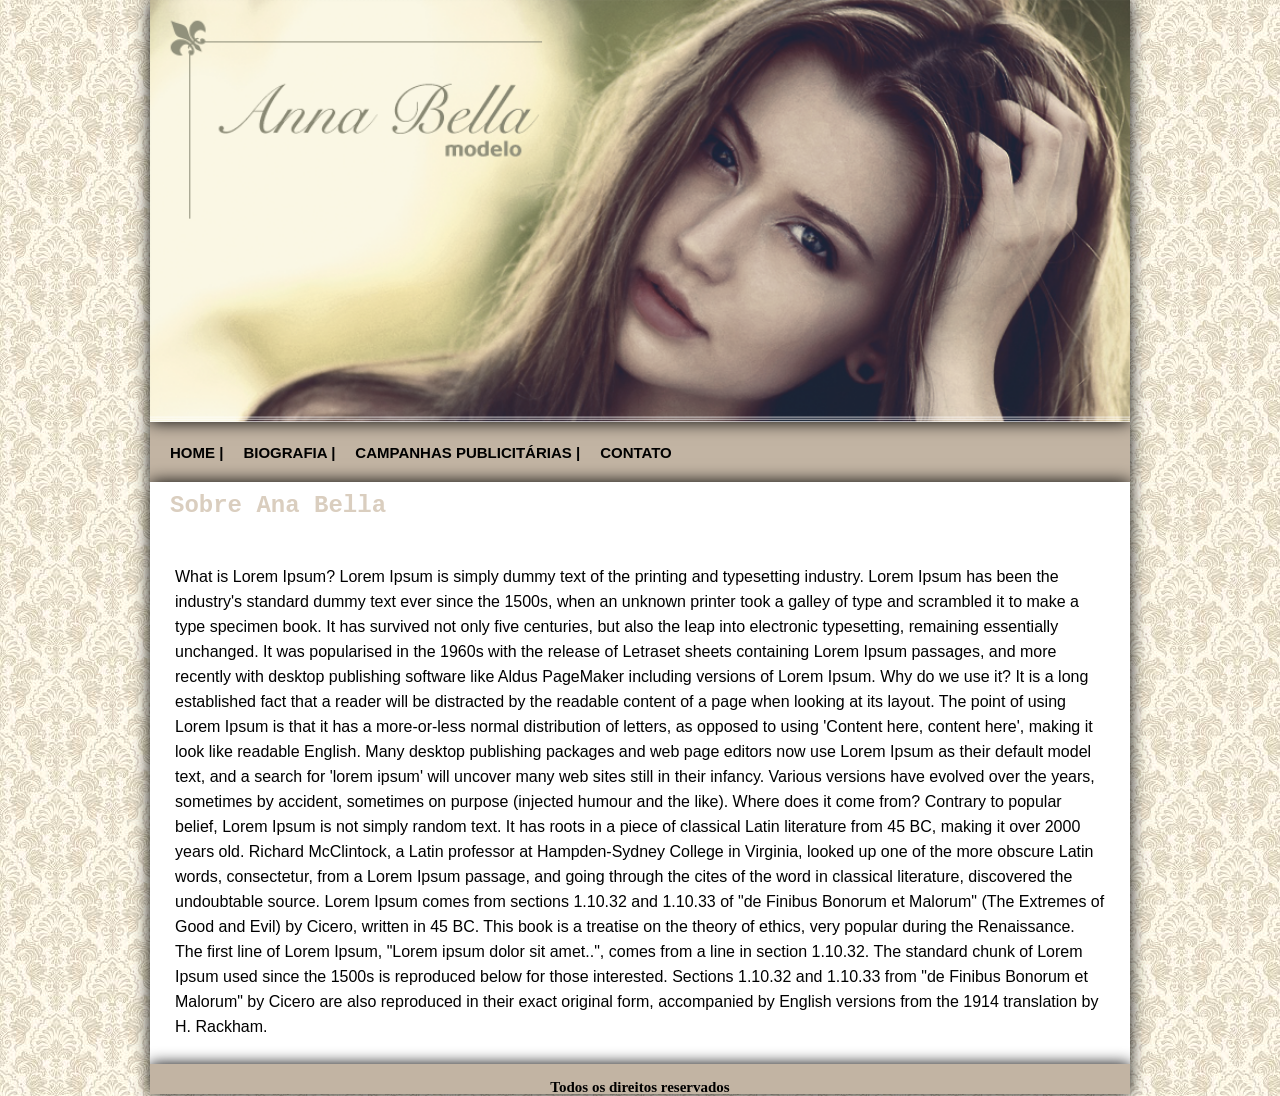
<file: anabela/index.html>
<html lang="pt">
<head>
    <meta charset="UTF-8">
    <meta name="viewport" content="width=device-width, initial-scale=1.0">
    <link rel="stylesheet" href="assets/style.css">
    <title>Ana Bella - Modelo</title>
</head>
<body>
    <div class="container">    
        <div id="capa">
            <img src="img/capa.png" alt="">
        </div>
        <nav>
            <div class="menu">
                <a href="index.html"><li> HOME |</li></a>
                <a href="index2.html"><li> BIOGRAFIA |</li></a>
                <a href="index3.html"><li> CAMPANHAS PUBLICITÁRIAS | </li></a>
                <a href="index4.html"><li> CONTATO </li></a>
            </div>
            <div id="sobre"> 
                <h2> Sobre Ana Bella </h2>
                <p> What is Lorem Ipsum?
                    Lorem Ipsum is simply dummy text of the printing and typesetting industry. Lorem Ipsum has been the industry's standard dummy text ever since the 1500s, when an unknown printer took a galley of type and scrambled it to make a type specimen book. It has survived not only five centuries, but also the leap into electronic typesetting, remaining essentially unchanged. It was popularised in the 1960s with the release of Letraset sheets containing Lorem Ipsum passages, and more recently with desktop publishing software like Aldus PageMaker including versions of Lorem Ipsum.
                    
                    Why do we use it?
                    It is a long established fact that a reader will be distracted by the readable content of a page when looking at its layout. The point of using Lorem Ipsum is that it has a more-or-less normal distribution of letters, as opposed to using 'Content here, content here', making it look like readable English. Many desktop publishing packages and web page editors now use Lorem Ipsum as their default model text, and a search for 'lorem ipsum' will uncover many web sites still in their infancy. Various versions have evolved over the years, sometimes by accident, sometimes on purpose (injected humour and the like).
                    
                    
                    Where does it come from?
                    Contrary to popular belief, Lorem Ipsum is not simply random text. It has roots in a piece of classical Latin literature from 45 BC, making it over 2000 years old. Richard McClintock, a Latin professor at Hampden-Sydney College in Virginia, looked up one of the more obscure Latin words, consectetur, from a Lorem Ipsum passage, and going through the cites of the word in classical literature, discovered the undoubtable source. Lorem Ipsum comes from sections 1.10.32 and 1.10.33 of "de Finibus Bonorum et Malorum" (The Extremes of Good and Evil) by Cicero, written in 45 BC. This book is a treatise on the theory of ethics, very popular during the Renaissance. The first line of Lorem Ipsum, "Lorem ipsum dolor sit amet..", comes from a line in section 1.10.32.
                    
                    The standard chunk of Lorem Ipsum used since the 1500s is reproduced below for those interested. Sections 1.10.32 and 1.10.33 from "de Finibus Bonorum et Malorum" by Cicero are also reproduced in their exact original form, accompanied by English versions from the 1914 translation by H. Rackham. </p>
            </div>
            <footer> 
                <p>Todos os direitos reservados</p>
            </footer>
    </nav>
    </div>
</body>
</html>
</file>
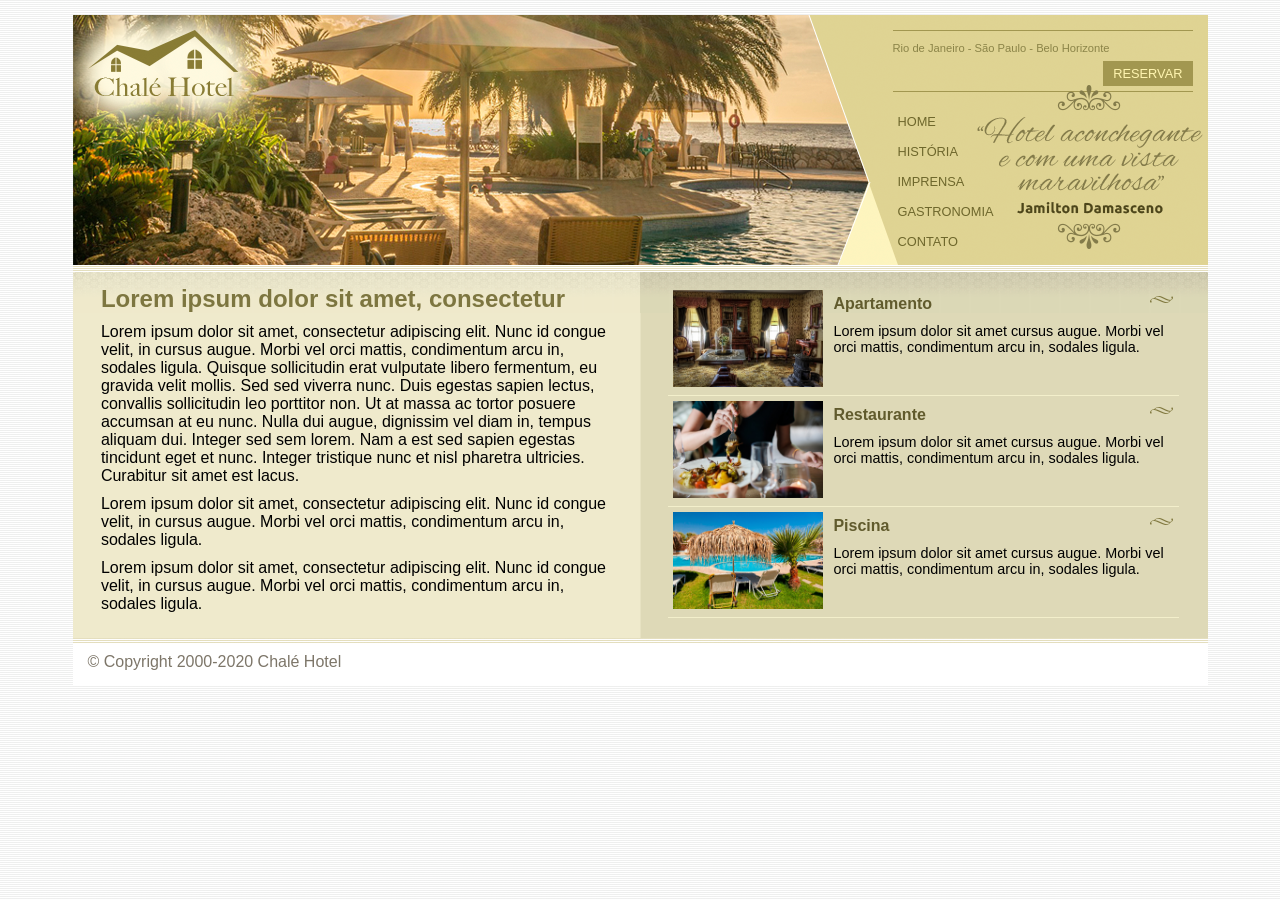
<file: chaleHotel/index.html>
<!DOCTYPE html>
	<html>
		<head>
			<title>Chalé Hotel</title>
			<meta charset="utf-8">
			<link rel="stylesheet" type="text/css" href="css/estilo.css">
		</head>
	<body>

		<div id="container"> <!--Container -->

			<div id="topo"> <!--Topo -->

				<div id="area-logo"> <!--Area Logo -->
					<h1 id="logo">
						<a href="">Chalé Hotel</a>
					</h1>
				</div> <!--FIM Area Logo -->

				<div id="area-lateral-topo"> <!--Area Lateral -->
					<div id="conteudo-lateral-topo">
						
						<div id="menu-locais">
							<span class="locais">
								Rio de Janeiro - São Paulo - Belo Horizonte
							</span>
							<a class="reserva" href="">Reservar</a>
							<div style="clear: both;"></div>
						</div>

						<div id="menu-topo">
							<ul id="navegacao">
								<li><a href="">Home</a></li>
								<li><a href="">História</a></li>
								<li><a href="">Imprensa</a></li>
								<li><a href="">Gastronomia</a></li>
								<li><a href="">Contato</a></li>
							</ul>
						</div>

						<img class="depoimento" src="imagens/depoimento.png">						
						
					</div>
				</div> <!--FIM Area Lateral -->

			</div> <!--FIM Topo -->
			
			<div id="conteudo-principal">
				<div class="conteudo">
					<h2>Lorem ipsum dolor sit amet, consectetur</h2>
					<p>Lorem ipsum dolor sit amet, consectetur adipiscing elit. Nunc id congue velit, in cursus augue. Morbi vel orci mattis, condimentum arcu in, sodales ligula. Quisque sollicitudin erat vulputate libero fermentum, eu gravida velit mollis. Sed sed viverra nunc. Duis egestas sapien lectus, convallis sollicitudin leo porttitor non. Ut at massa ac tortor posuere accumsan at eu nunc. Nulla dui augue, dignissim vel diam in, tempus aliquam dui. Integer sed sem lorem. Nam a est sed sapien egestas tincidunt eget et nunc. Integer tristique nunc et nisl pharetra ultricies. Curabitur sit amet est lacus.</p>

					<p>Lorem ipsum dolor sit amet, consectetur adipiscing elit. Nunc id congue velit, in cursus augue. Morbi vel orci mattis, condimentum arcu in, sodales ligula.</p>

					<p>Lorem ipsum dolor sit amet, consectetur adipiscing elit. Nunc id congue velit, in cursus augue. Morbi vel orci mattis, condimentum arcu in, sodales ligula.</p>
				</div>
			</div>

			<div id="conteudo-lateral">
				<div class="conteudo">
					<ul id="lista-beneficios">
						<li>
							<a href="">
								<img src="imagens/apartamento.jpg">
								
									<h3>Apartamento</h3>
									<p>Lorem ipsum dolor sit amet cursus augue. Morbi vel orci mattis, condimentum arcu in, sodales ligula.</p>
							</a>
						</li>

						<li>
							<a href="">
								<img src="imagens/restaurante.jpg">
								
									<h3>Restaurante</h3>
									<p>Lorem ipsum dolor sit amet cursus augue. Morbi vel orci mattis, condimentum arcu in, sodales ligula.</p>
							</a>
						</li>

						<li>
							<a href="">
								<img src="imagens/piscina.jpg">
								
									<h3>Piscina</h3>
									<p>Lorem ipsum dolor sit amet cursus augue. Morbi vel orci mattis, condimentum arcu in, sodales ligula.</p>
							</a>
						</li>
					</ul>
				</div>
			</div>

			<div id="rodape-container">
				<span id="rodape">© Copyright 2000-2020 Chalé Hotel</span>
			</div>

		</div> <!--FIM Container -->

	</body>
</html>
</file>
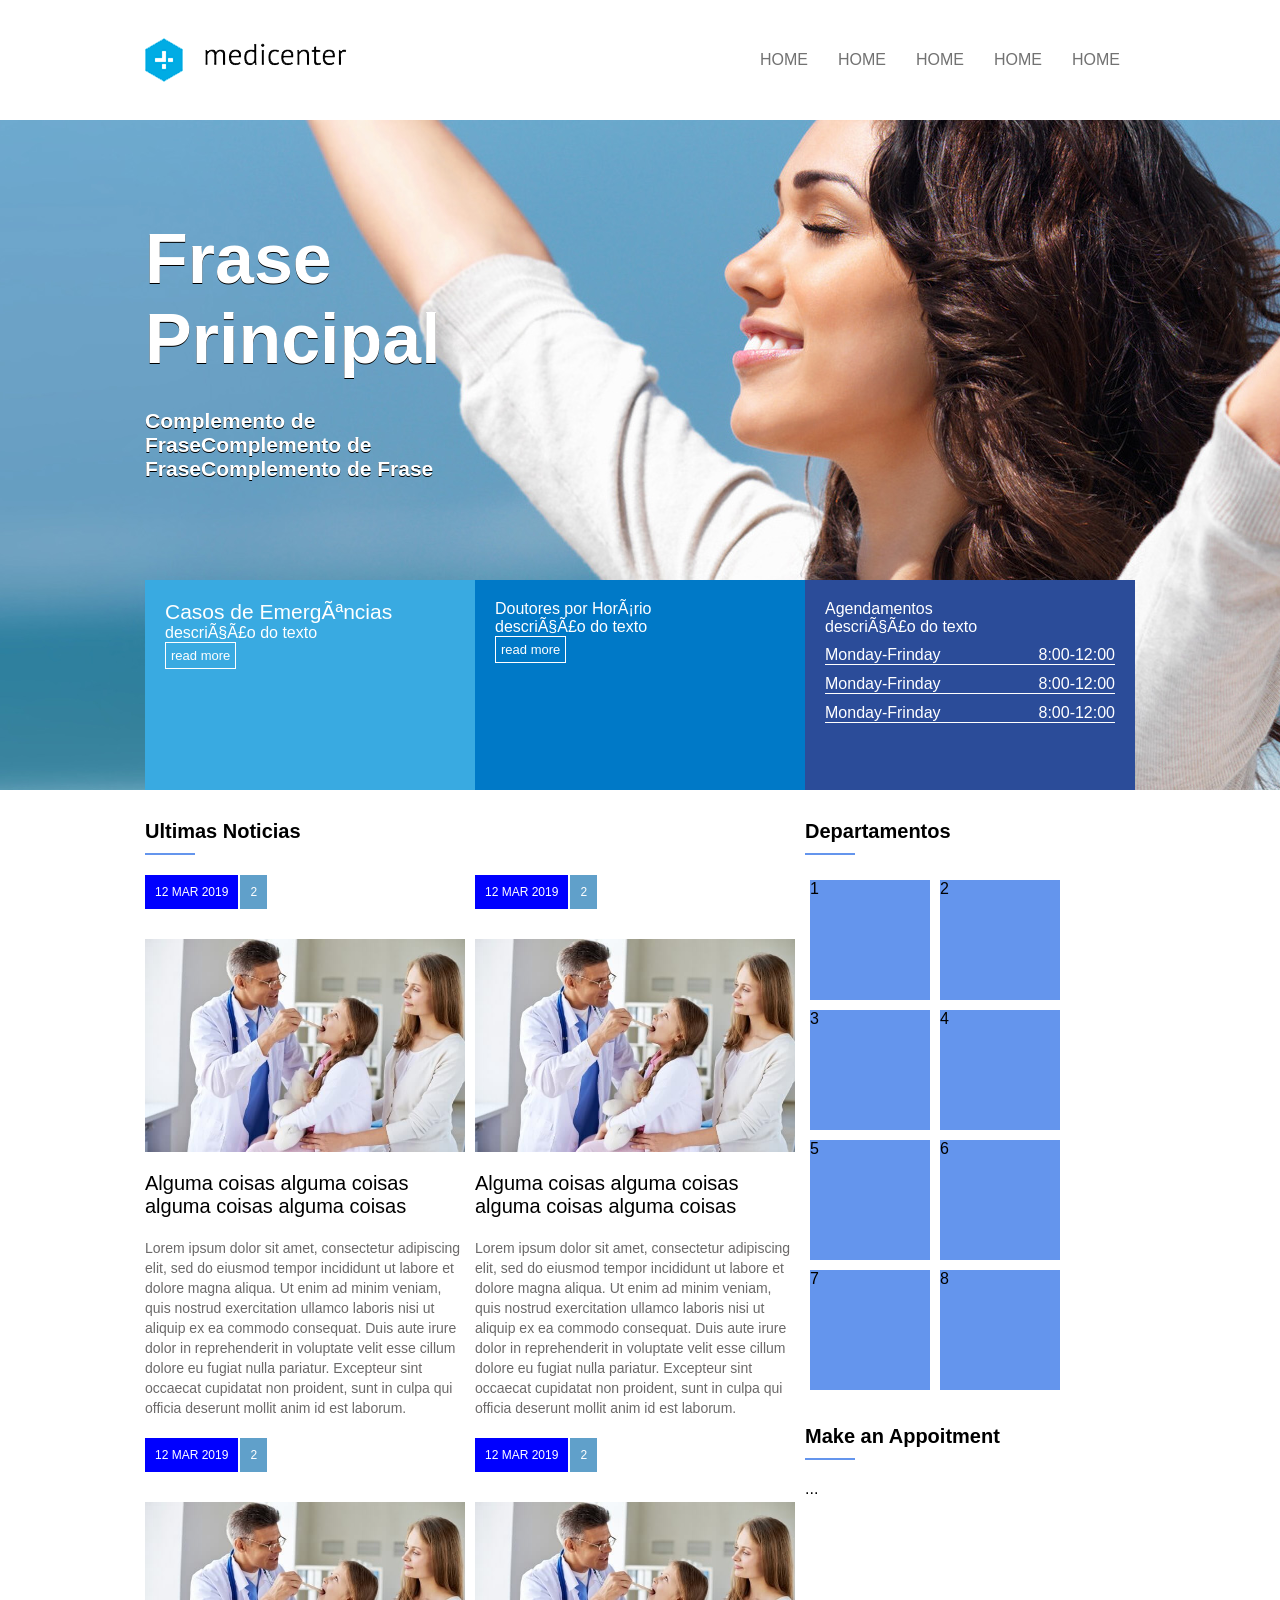
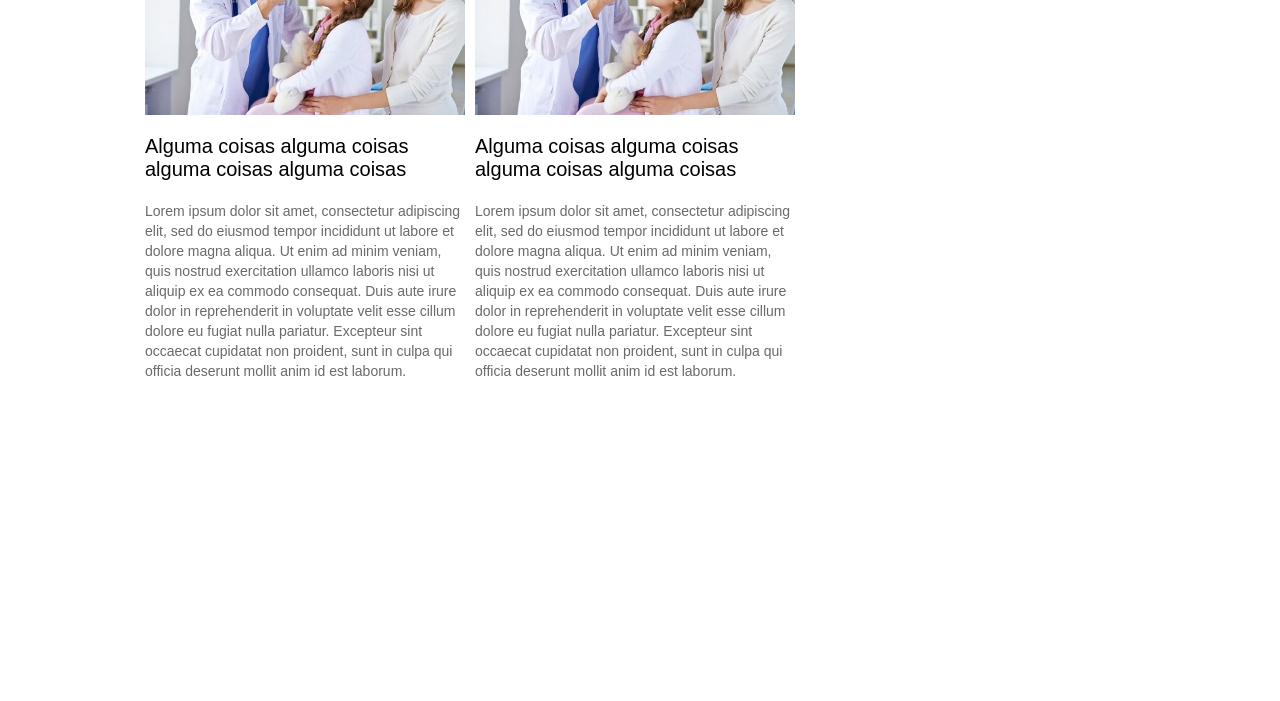
<file: clinica_med/index.html>
<html>
    <head>
    <meta charset="utf 8">  
    <meta id="viewport" name="viewport" content="width=device-width, user-scalable=no">
    <link rel="stylesheet" href="assets/css/style.css">
    <title> MediCenter</title>
    </head>
<body>
    <Header>
        <div class="container">
            <div class="logo">
                <a href=""><img src="assets/imagens/logo.png"></a>
            </div>
            <div class="menu">
                <nav>
                    <ul>
                        <a><li class="active"> HOME </li></a>
                        <a><li> HOME </li></a>
                        <a><li> HOME </li></a>
                        <a><li> HOME </li></a>
                        <a><li> HOME </li></a>
                    </ul>
                </nav>
            </div>
        </div>
    </Header>

    <section id="banner">
        <div class="container coluna">
            <div class="banner_frase">
                <h1>Frase Principal</h1>
                <h2> Complemento de FraseComplemento de FraseComplemento de Frase</h2>
            </div>
            <div class="banner_options">
                <div class="banner1">
                    <div class="banner_titulo">Casos de Emergências </div>
                    <div class="banner_descriçao">
                        descrição do texto
                    </div>
                    <a href=""> read more</a>
                </div>
                <div class="banner2">
                    <div class="titulobanner1"> Doutores por Horário</div>
                    <div class="banner_descriçao">
                        descrição do texto
                    </div>
                    <a href=""> read more</a>
                </div>
                <div class="banner3">
                    <div class="titulobanner1">Agendamentos</div>
                    <div class="banner_descriçao">
                        descrição do texto
                    </div>
                    <div class="banner_agendamentos">
                       <div class="dias"> Monday-Frinday </div>
                       <div class="horarios"> 8:00-12:00</div>
                    </div>
                    <div class="banner_agendamentos">
                        <div class="dias"> Monday-Frinday </div>
                        <div class="horarios"> 8:00-12:00</div>
                    </div>
                    <div class="banner_agendamentos">
                        <div class="dias"> Monday-Frinday </div>
                        <div class="horarios"> 8:00-12:00</div>
                    </div>
                </div>
            </div>
        </div>
    </section>
    <section id="geral">
        <div class="container">
            <section>
                <div class="widget">
                    <div class="widget_titulo">
                        <div class="widget_titulo_text"> Ultimas Noticias</div>
                        <div class="widget_titulo_bar"></div>
                    </div>
                    <div class="widget_body flex">

                        <article>
                            <a href="">
                                <div class="data_noticias">
                                    <div class="data_da_postagem"> 12 MAR 2019 </div>
                                    <div class="noticias_comentarios"> 2 </div>
                                </div>
                                <div class="imagem_noticias"> 
                                    <img src="assets/imagens/dr.jpg">
                                </div>
                                <div class="titulo_noticias">
                                    Alguma coisas alguma coisas alguma coisas alguma coisas
                                </div>
                                <div class="resume_resume">
                                    Lorem ipsum dolor sit amet, consectetur adipiscing 
                                    elit, sed do eiusmod tempor incididunt ut labore et 
                                    dolore magna aliqua. Ut enim ad minim veniam, quis 
                                    nostrud exercitation ullamco laboris nisi ut aliquip 
                                    ex ea commodo consequat. Duis aute irure dolor in 
                                    reprehenderit in voluptate velit esse cillum dolore 
                                    eu fugiat nulla pariatur. Excepteur sint occaecat 
                                    cupidatat non proident, sunt in culpa qui officia 
                                    deserunt mollit anim id est laborum.
                                </div>
                            </a>
                        </article>

                        <article>
                            <a href="">
                                <div class="data_noticias">
                                    <div class="data_da_postagem"> 12 MAR 2019 </div>
                                    <div class="noticias_comentarios"> 2 </div>
                                </div>
                                <div class="imagem_noticias"> 
                                    <img src="assets/imagens/dr.jpg">
                                </div>
                                <div class="titulo_noticias">
                                    Alguma coisas alguma coisas alguma coisas alguma coisas
                                </div>
                                <div class="resume_resume">
                                    Lorem ipsum dolor sit amet, consectetur adipiscing 
                                    elit, sed do eiusmod tempor incididunt ut labore et 
                                    dolore magna aliqua. Ut enim ad minim veniam, quis 
                                    nostrud exercitation ullamco laboris nisi ut aliquip 
                                    ex ea commodo consequat. Duis aute irure dolor in 
                                    reprehenderit in voluptate velit esse cillum dolore 
                                    eu fugiat nulla pariatur. Excepteur sint occaecat 
                                    cupidatat non proident, sunt in culpa qui officia 
                                    deserunt mollit anim id est laborum.
                                </div>
                            </a>
                        </article>

                        <article>
                            <a href="">
                                <div class="data_noticias">
                                    <div class="data_da_postagem"> 12 MAR 2019 </div>
                                    <div class="noticias_comentarios"> 2 </div>
                                </div>
                                <div class="imagem_noticias"> 
                                    <img src="assets/imagens/dr.jpg">
                                </div>
                                <div class="titulo_noticias">
                                    Alguma coisas alguma coisas alguma coisas alguma coisas
                                </div>
                                <div class="resume_resume">
                                    Lorem ipsum dolor sit amet, consectetur adipiscing 
                                    elit, sed do eiusmod tempor incididunt ut labore et 
                                    dolore magna aliqua. Ut enim ad minim veniam, quis 
                                    nostrud exercitation ullamco laboris nisi ut aliquip 
                                    ex ea commodo consequat. Duis aute irure dolor in 
                                    reprehenderit in voluptate velit esse cillum dolore 
                                    eu fugiat nulla pariatur. Excepteur sint occaecat 
                                    cupidatat non proident, sunt in culpa qui officia 
                                    deserunt mollit anim id est laborum.
                                </div>
                            </a>
                        </article>

                        <article>
                            <a href="">
                                <div class="data_noticias">
                                    <div class="data_da_postagem"> 12 MAR 2019 </div>
                                    <div class="noticias_comentarios"> 2 </div>
                                </div>
                                <div class="imagem_noticias"> 
                                    <img src="assets/imagens/dr.jpg">
                                </div>
                                <div class="titulo_noticias">
                                    Alguma coisas alguma coisas alguma coisas alguma coisas
                                </div>
                                <div class="resume_resume">
                                    Lorem ipsum dolor sit amet, consectetur adipiscing 
                                    elit, sed do eiusmod tempor incididunt ut labore et 
                                    dolore magna aliqua. Ut enim ad minim veniam, quis 
                                    nostrud exercitation ullamco laboris nisi ut aliquip 
                                    ex ea commodo consequat. Duis aute irure dolor in 
                                    reprehenderit in voluptate velit esse cillum dolore 
                                    eu fugiat nulla pariatur. Excepteur sint occaecat 
                                    cupidatat non proident, sunt in culpa qui officia 
                                    deserunt mollit anim id est laborum.
                                </div>
                            </a>
                        </article>

                    </div>
                </div>
            </section>
            <aside>
                <div class="widget">
                    <div class="widget_titulo">
                        <div class="widget_titulo_text"> Departamentos</div>
                        <div class="widget_titulo_bar"></div>
                    </div>
                    <div class="widget_body direita">
                        <div class="box">1</div>  
                        <div class="box">2</div>  
                        <div class="box">3</div>  
                        <div class="box">4</div>  
                        <div class="box">5</div>  
                        <div class="box">6</div>  
                        <div class="box">7</div>  
                        <div class="box">8</div>  
                    </div>
                    
                </div>

                <div class="widget">
                    <div class="widget_titulo">
                        <div class="widget_titulo_text"> Make an Appoitment</div>
                        <div class="widget_titulo_bar"></div>
                    </div>
                    <div class="widget_body">
                        ...
                    </div>
                </div>
            </aside>
        </div>
        <footer>
            
        </footer>
            



</body>
</html>
</file>
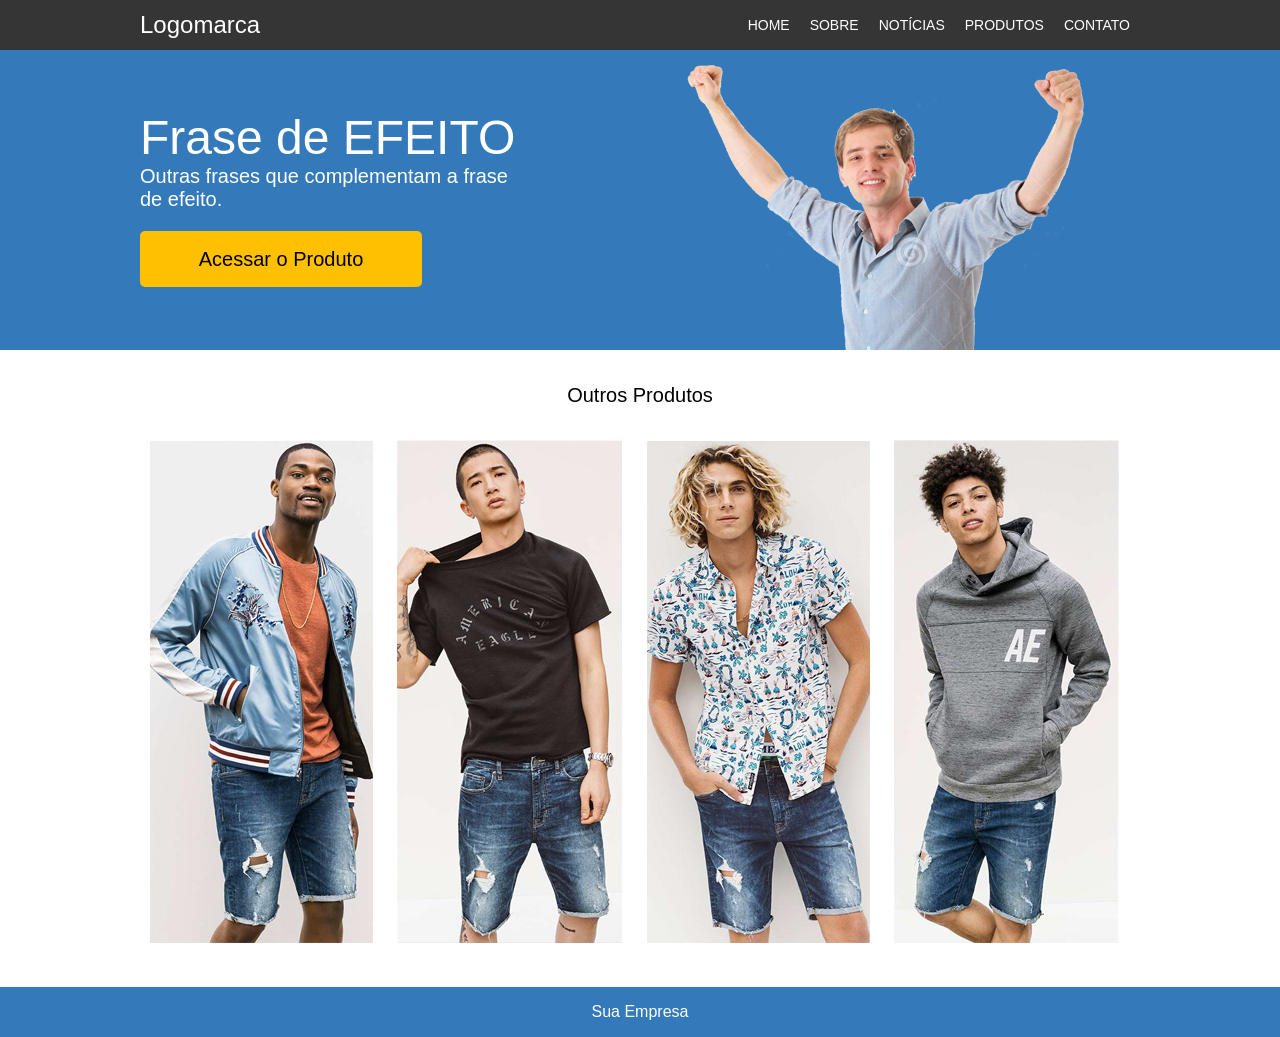
<file: loja_roupas/index.html>
<html>
<head>
	<meta charset="UTF-8" />
	<title>Meu Primeiro Site</title>
	<link rel="stylesheet" type="text/css" href="estilo.css" />
</head>
<body>
	<div class="topo">
		<div class="topointerior">
			<div class="logomarca">
				Logomarca
			</div>
			<div class="menu">
				<ul>
					<li>HOME</li>
					<li>SOBRE</li>
					<li>NOTÍCIAS</li>
					<li>PRODUTOS</li>
					<li>CONTATO</li>
				</ul>
			</div>
		</div>
	</div>
	<div class="banner">
		<div class="bannerinterior">
			<div class="banneresquerda">
				<div class="frase1">
					Frase de EFEITO
				</div>
				<div class="frase2">
					Outras frases que complementam a frase<br/>de efeito.
				</div>
				<div class="botao">
					Acessar o Produto
				</div>
			</div>
			<div class="bannerdireita">
				<img src="homem.png" />
			</div>
		</div>
	</div>
	<div class="conteudo">
		<div class="conteudointerno">
			<div class="outrosprodutos">
				Outros Produtos
			</div>
			<div class="fotos">
				<img src="banner1.jpg" />
				<img src="banner2.jpg" />
				<img src="banner3.jpg" />
				<img src="banner4.jpg" />
			</div>
		</div>
	</div>
	<div class="rodape">
		Sua Empresa
	</div>













</body>
</html>
</file>
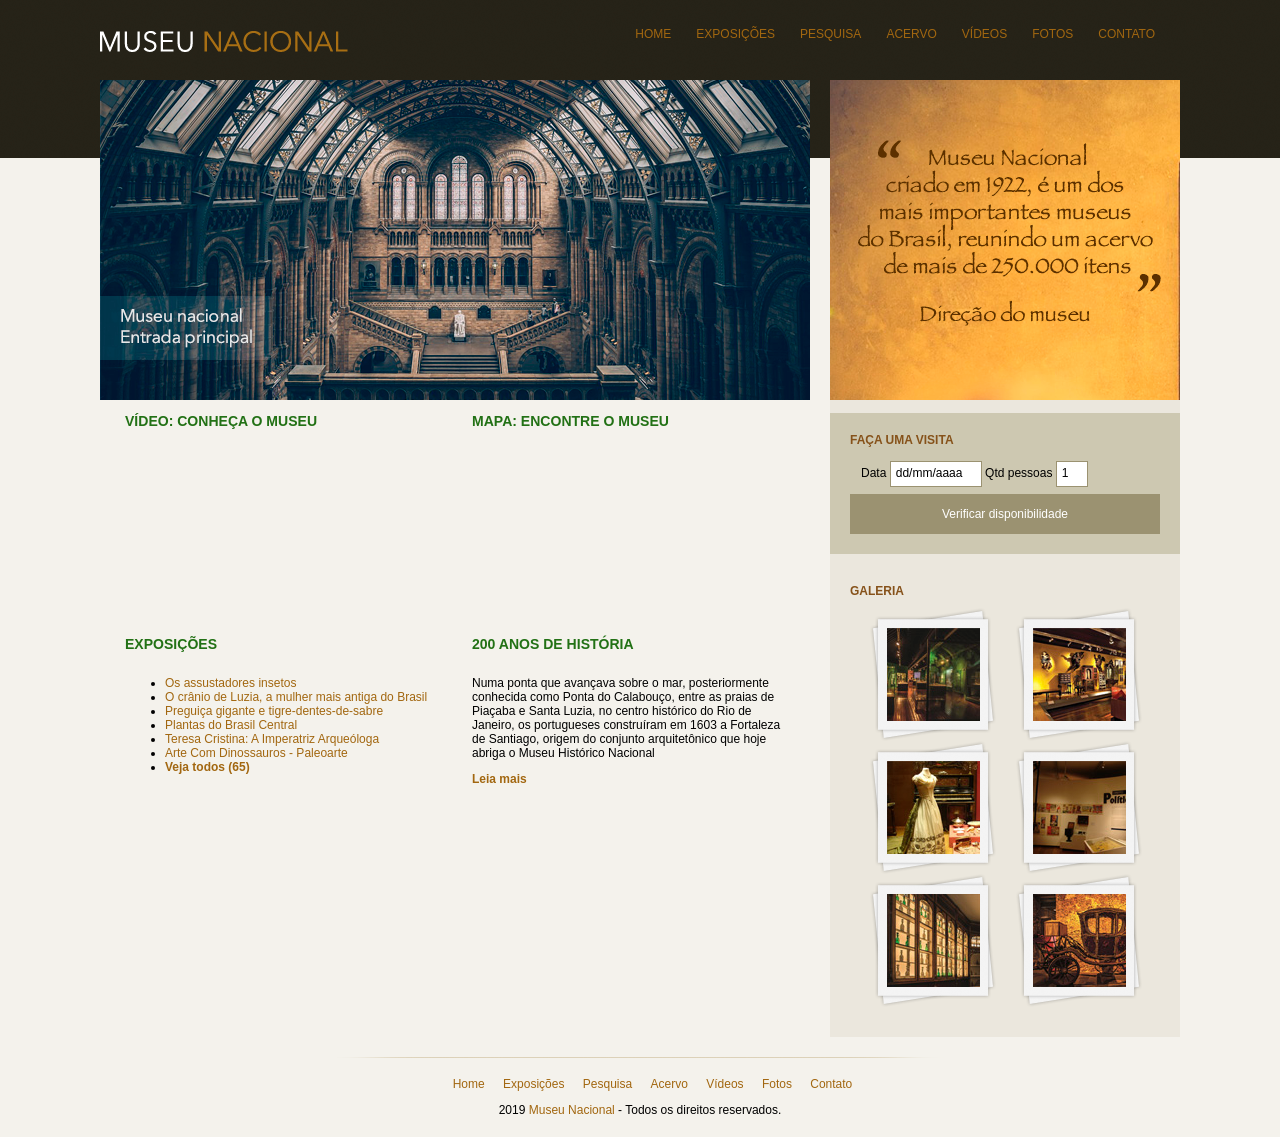
<file: museunacional/index.html>
<!DOCTYPE html>
<html>
	<head>
		<title>Museu Nacional</title>
		<meta charset="utf-8">
		<!--- Normalize --->
		<link rel="stylesheet" type="text/css" href="css/normalize.css">
		<!--- Estilo --->
		<link rel="stylesheet" type="text/css" href="css/estilo.css">

		<!--[if lt IE 9]>
		<script src="https://cdnjs.cloudflare.com/ajax/libs/html5shiv/3.7.3/html5shiv-printshiv.min.js"></script>
		<![endif]-->
	</head>

	<body>

		<div id="container"> <!-- Início Container -->

			<header> <!-- Início Header -->
				<div id="logo"> 
					<h1><a href="index.html">Museu Nacional</a></h1>
				</div>

				<nav> <!-- Início Navegação -->
					<ul>
						<li>
							<a href="#">Home</a>
						</li>
						<li>
							<a href="#">Exposições</a>
						</li>
						<li>
							<a href="#">Pesquisa</a>
						</li>
						<li>
							<a href="#">Acervo</a>
						</li>
						<li>
							<a href="#">Vídeos</a>
						</li>
						<li>
							<a href="#">Fotos</a>
						</li>
						<li>
							<a href="#">Contato</a>
						</li>
					</ul>
				</nav> <!--/Fim Navegação -->

			</header> <!--/Fim Header -->

			<div id="conteudo"> <!-- Início Conteúdo -->
				<div id="principal"> <!-- Início Principal -->
					<section id="capa">
						<img src="img/museu.png">
					</section>

					<article id="video" class="padrao-conteudo">
						<h3>Vídeo: Conheça o Museu</h3>
						<iframe width="310" height="170" src="https://www.youtube.com/embed/RGUYb-hivrc" frameborder="0" allow="accelerometer; autoplay; encrypted-media; gyroscope; picture-in-picture" allowfullscreen></iframe>
					</article>

					<article id="mapa" class="padrao-conteudo">
						<h3>Mapa: Encontre o Museu</h3>
						<iframe src="https://www.google.com/maps/embed?pb=!1m14!1m8!1m3!1d14700.825245036422!2d-43.226529!3d-22.905760000000004!3m2!1i1024!2i768!4f13.1!3m3!1m2!1s0x0%3A0x4d11e9a933d38ce3!2sMuseu%20Nacional%20-%20UFRJ!5e0!3m2!1spt-BR!2sbr!4v1583190519517!5m2!1spt-BR!2sbr" width="310" height="170" frameborder="0" style="border:0;" allowfullscreen=""></iframe>
					</article>

					<article id="exposicoes" class="padrao-conteudo">
						<h3>Exposições</h3>
						<ul>
							<li>
								<a href="">Os assustadores insetos</a>
							</li>
							<li>
								<a href="">O crânio de Luzia, a mulher mais antiga do Brasil</a>
							</li>
							<li>
								<a href="">Preguiça gigante e tigre-dentes-de-sabre</a>
							</li>
							<li>
								<a href="">Plantas do Brasil Central</a>
							</li>
							<li>
								<a href="">Teresa Cristina: A Imperatriz Arqueóloga</a>
							</li>
							<li>
								<a href="">Arte Com Dinossauros - Paleoarte</a>
							</li>
							<li>
								<a href=""><strong>Veja todos (65)</strong></a>
							</li>
						</ul>
					</article>

					<article id="historia" class="padrao-conteudo">
						<h3>200 anos de história</h3>
						<p>Numa ponta que avançava sobre o mar, posteriormente conhecida como Ponta do Calabouço, entre as praias de Piaçaba e Santa Luzia, no centro histórico do Rio de Janeiro, os portugueses construíram em 1603 a Fortaleza de Santiago, origem do conjunto arquitetônico que hoje abriga o Museu Histórico Nacional</p>
						<a href=""><strong>Leia mais</strong></a>
					</article>

				</div> <!--/Fim Principal -->

				<aside> <!-- Início Lateral -->
					<section id="depoimento">
						<img src="img/depoimento.png">
					</section>					

					<section id="reserva"> <!-- Início Reserva -->
						<h4>Faça uma Visita</h4>
						<form>							
							<fieldset>
								<label for="data">Data</label>
								<input class="caixa-texto" type="text" name="data" id="data" value="dd/mm/aaaa">

								<label for="qtd">Qtd pessoas</label>
								<input class="caixa-texto" style="width: 20px" type="text" name="qtd" id="qtd" value="1">
							
							</fieldset>
							<input class="botao" type="button" value="Verificar disponibilidade">
						</form>
					</section> <!--/Fim Reserva -->

					<section id="galeria">
						<h4>Galeria</h4>

						<a href="">
							<img src="img/imagem1.jpg" alt="descrição imagem 1">
						</a>

						<a href="">
							<img src="img/imagem2.jpg" alt="descrição imagem 2">
						</a>

						<a href="">
							<img src="img/imagem3.jpg" alt="descrição imagem 3">
						</a>

						<a href="">
							<img src="img/imagem4.jpg" alt="descrição imagem 4">
						</a>

						<a href="">
							<img src="img/imagem5.jpg" alt="descrição imagem 5">
						</a>

						<a href="">
							<img src="img/imagem6.jpg" alt="descrição imagem 6">
						</a>

					</section>

				</aside> <!--/Fim Lateral -->

				
			</div> <!--/Fim Conteúdo -->
				
				<footer>
					<ul>
						<li>
							<a href="#">Home</a>
						</li>
						<li>
							<a href="#">Exposições</a>
						</li>
						<li>
							<a href="#">Pesquisa</a>
						</li>
						<li>
							<a href="#">Acervo</a>
						</li>
						<li>
							<a href="#">Vídeos</a>
						</li>
						<li>
							<a href="#">Fotos</a>
						</li>
						<li>
							<a href="#">Contato</a>
						</li>
					</ul>

					2019 <a href="">Museu Nacional</a> - Todos os direitos reservados.
				</footer>

		</div> <!--/Fim Container -->

	</body>
</html>
</file>
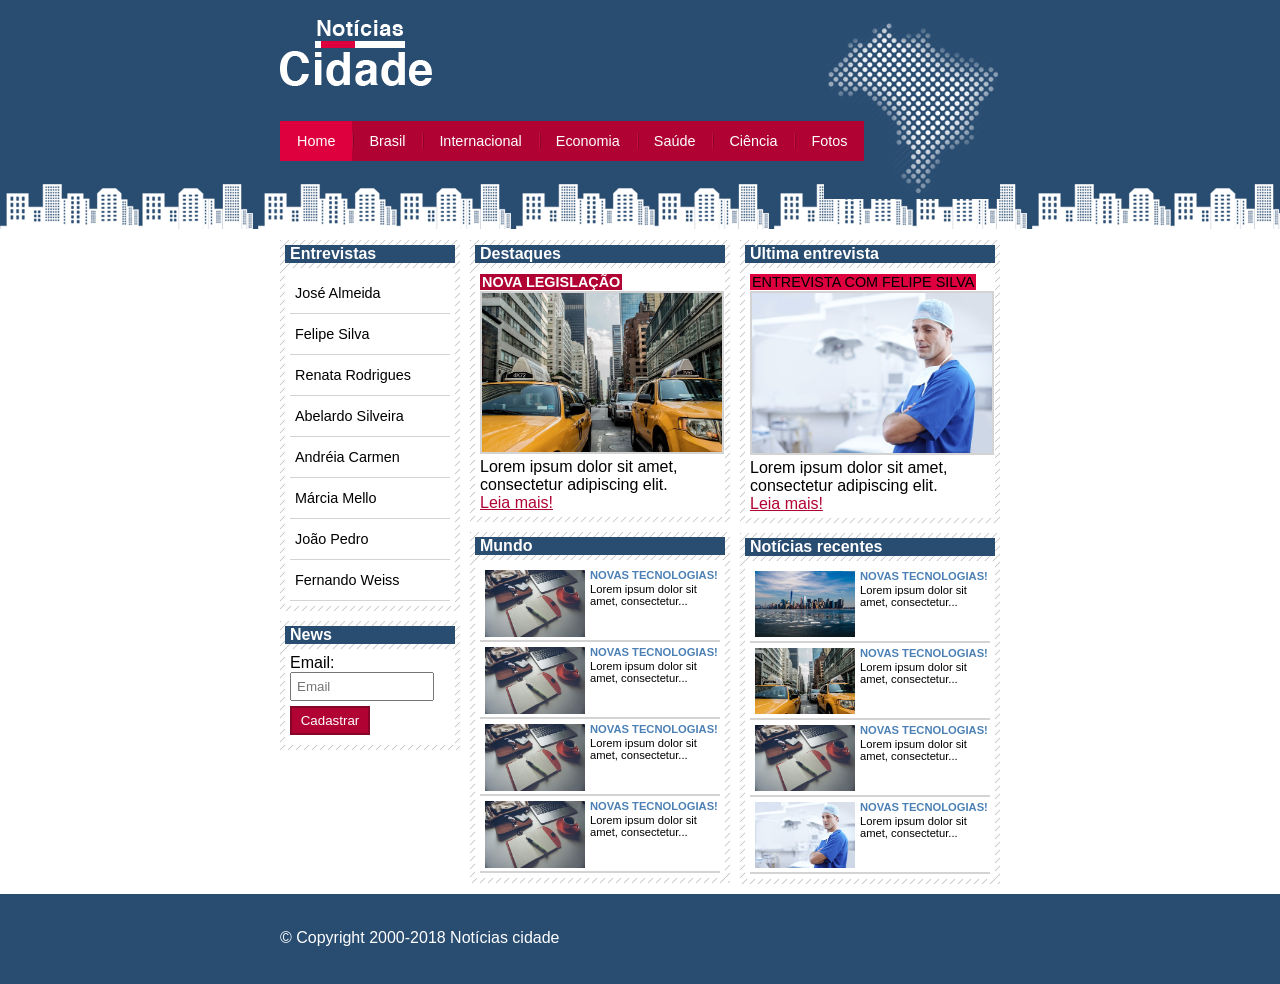
<file: noticiascidade/index.html>
<!DOCTYPE html>
<html>

	<head>
		<title>Notícias Cidade - Seu site de notícias</title>
		<meta charset="utf-8">
		<link rel="stylesheet" type="text/css" href="style.css">
	</head>

	<body class="home"> <!--Body -->
		
		<!--Container-->
		<div id="container">
			<!--Topo-->
			<div id="topo">
				<h1>Notícias Cidade</h1>
				<div id="navegacao">
					<ul>
						<li id="home"><a class="primeiro"  href="index.html">Home</a></li>
						<li id="brasil"><a href="brasil.html">Brasil</a></li>
						<li><a href="index.html">Internacional</a></li>
						<li><a href="index.html">Economia</a></li>
						<li><a href="index.html">Saúde</a></li>
						<li><a href="index.html">Ciência</a></li>
						<li id="fotos"><a href="fotos.html">Fotos</a></li>
					</ul>
				</div>
			</div> <!--Topo Fim -->

			<!--Conteudo-->
			<div id="conteudo">
				<!--Primário-->
				<div id="primario">
					<div class="caixa">
						<h2>Destaques</h2>
						<div class="conteudo-caixa destaque">
							<h3>Nova Legislação</h3>
							<img src="imagens/taxi.jpg" width="100%">
							<p>Lorem ipsum dolor sit amet, consectetur adipiscing elit.</p>
							<a href="nova-legislacao.html">Leia mais!</a>
						</div>
					</div> <!--Caixa Fim-->

					<div class="caixa">
						<h2>Mundo</h2>
						<div class="conteudo-caixa">
							<ul id="subnoticias">
								<li>
									<a href="">
										<img src="imagens/tecnologia.jpg" width="100">
										<h3>Novas Tecnologias!</h3>
										<p>Lorem ipsum dolor sit amet, consectetur...</p>
									</a>
								</li>

								<li>
									<a href="">
										<img src="imagens/tecnologia.jpg" width="100">
										<h3>Novas Tecnologias!</h3>
										<p>Lorem ipsum dolor sit amet, consectetur...</p>
									</a>
								</li>

								<li>
									<a href="">
										<img src="imagens/tecnologia.jpg" width="100">
										<h3>Novas Tecnologias!</h3>
										<p>Lorem ipsum dolor sit amet, consectetur...</p>
									</a>
								</li>

								<li>
									<a href="">
										<img src="imagens/tecnologia.jpg" width="100">
										<h3>Novas Tecnologias!</h3>
										<p>Lorem ipsum dolor sit amet, consectetur...</p>
									</a>
								</li>
							</ul>
						</div>
					</div> <!--Caixa Fim-->

				</div> <!--Primário Fim-->

				<!--Secundário-->
				<div id="secundario">
					<div class="caixa">
						<h2>Última entrevista</h2>
						<div class="conteudo-caixa entrevista">
							<h3>Entrevista com Felipe Silva</h3>
							<img src="imagens/doutor.jpg" width="100%">
							<p>Lorem ipsum dolor sit amet, consectetur adipiscing elit.</p>
							<a href="">Leia mais!</a>
						</div>
					</div> <!--Caixa Fim-->

					<div class="caixa">
						<h2>Notícias recentes</h2>
						<div class="conteudo-caixa">
							<ul id="subnoticias">
								<li>
									<a href="">
										<img src="imagens/cidade.jpg" width="100">
										<h3>Novas Tecnologias!</h3>
										<p>Lorem ipsum dolor sit amet, consectetur...</p>
									</a>
								</li>

								<li>
									<a href="">
										<img src="imagens/taxi.jpg" width="100">
										<h3>Novas Tecnologias!</h3>
										<p>Lorem ipsum dolor sit amet, consectetur...</p>
									</a>
								</li>

								<li>
									<a href="">
										<img src="imagens/tecnologia.jpg" width="100">
										<h3>Novas Tecnologias!</h3>
										<p>Lorem ipsum dolor sit amet, consectetur...</p>
									</a>
								</li>

								<li>
									<a href="">
										<img src="imagens/doutor.jpg" width="100">
										<h3>Novas Tecnologias!</h3>
										<p>Lorem ipsum dolor sit amet, consectetur...</p>
									</a>
								</li>
							</ul>
						</div>
					</div> <!--Caixa Fim-->
				</div> <!--Secundário Fim-->

				<!--Lateral-->
				<div id="lateral">
					<!--Caixa-->
					<div class="caixa">
						<h2>Entrevistas</h2>
						<div class="conteudo-caixa">
							<ul>
								<li><a href="">José Almeida</a></li>
								<li><a href="">Felipe Silva</a></li>
								<li><a href="">Renata Rodrigues</a></li>
								<li><a href="">Abelardo Silveira</a></li>
								<li><a href="">Andréia Carmen</a></li>
								<li><a href="">Márcia Mello</a></li>
								<li><a href="">João Pedro</a></li>
								<li><a href="">Fernando Weiss</a></li>
							</ul>
						</div>
					</div> <!--Caixa Fim-->

					<!--Caixa-->
					<div class="caixa">
						<h2>News</h2>
						<div class="conteudo-caixa">
							<form>
								<label for="email">Email:</label>
								<input type="text" name="email" id="email" placeholder="Email">
								<input class="botao" type="button" value="Cadastrar">
							</form>
						</div>
					</div> <!--Caixa Fim-->
				</div> <!--Lateral Fim-->

				<div style="clear: both;"></div>

			</div><!--Conteudo Fim-->
		</div> <!--Container Fim -->

		<div id="rodape-container">
			<div id="rodape">
				© Copyright 2000-2018 Notícias cidade
			</div>
		</div>
		
	</body> <!--Body Fim -->

</html>
</file>
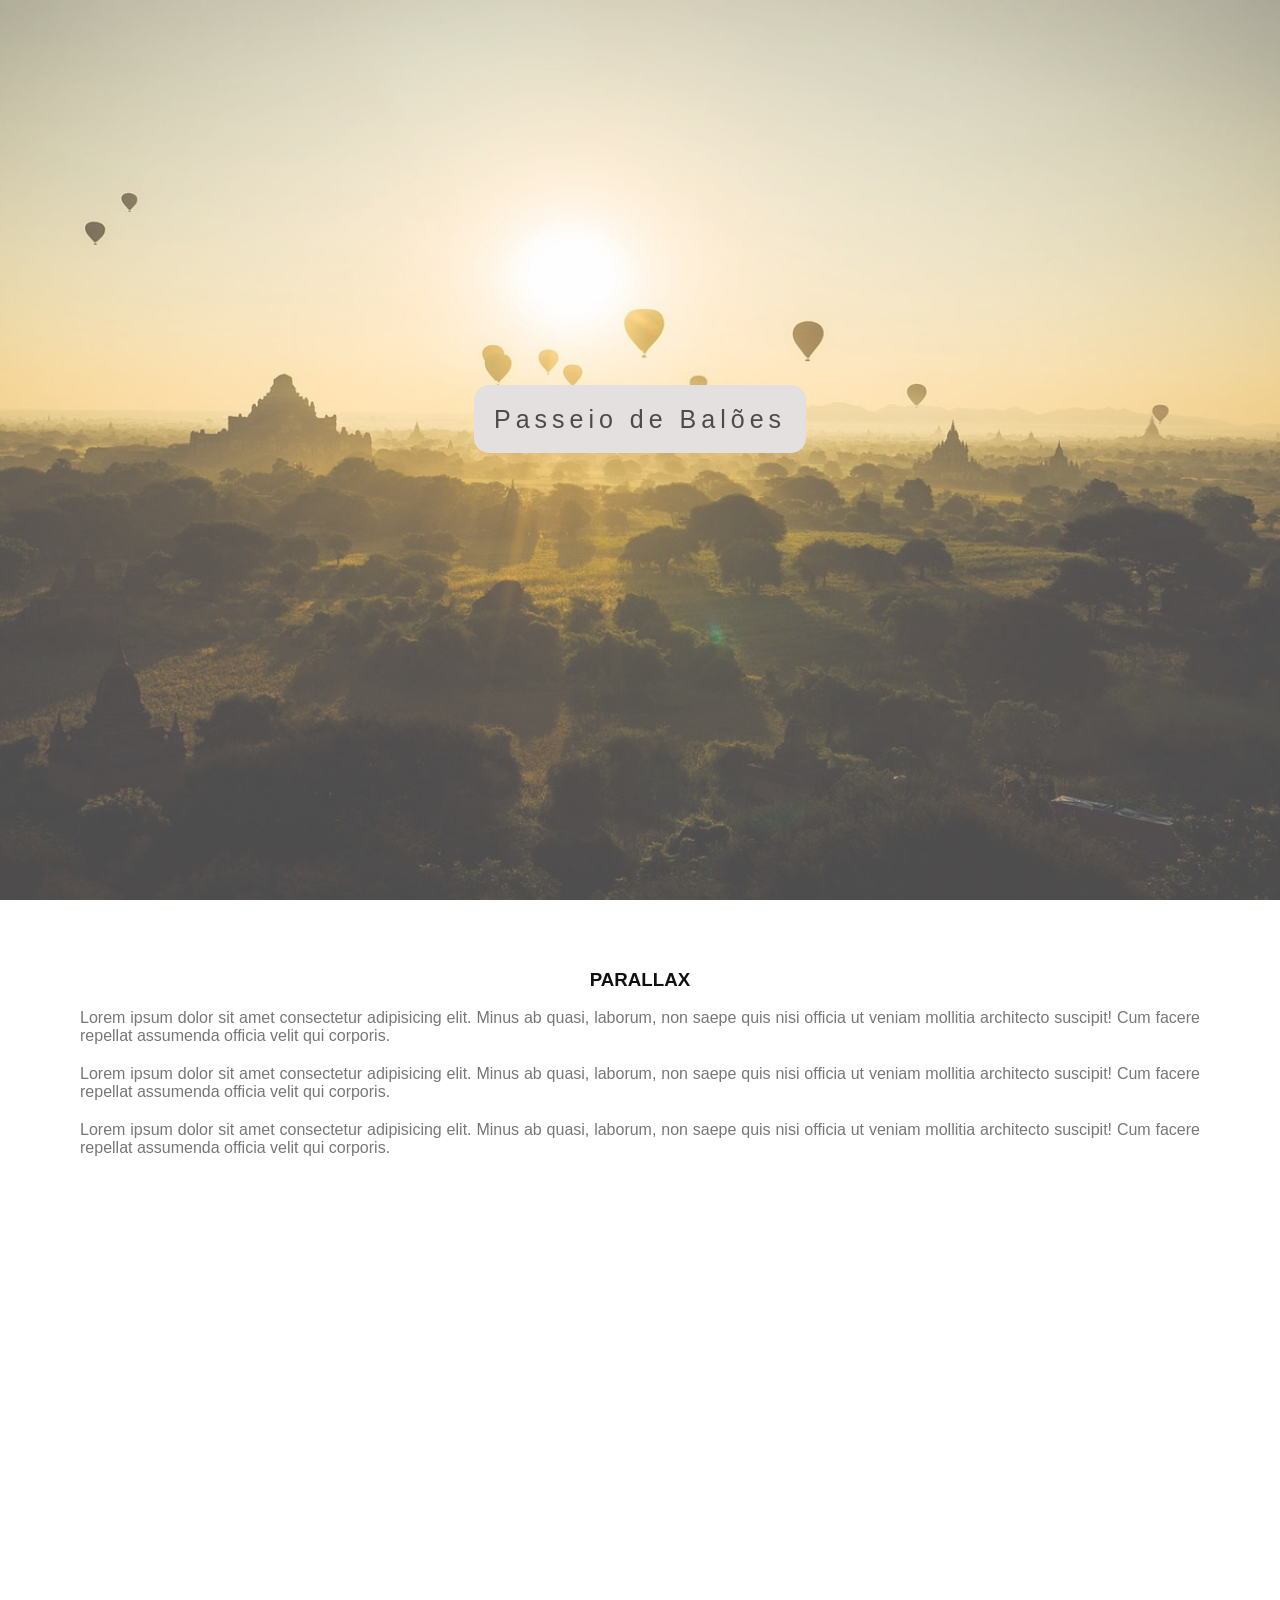
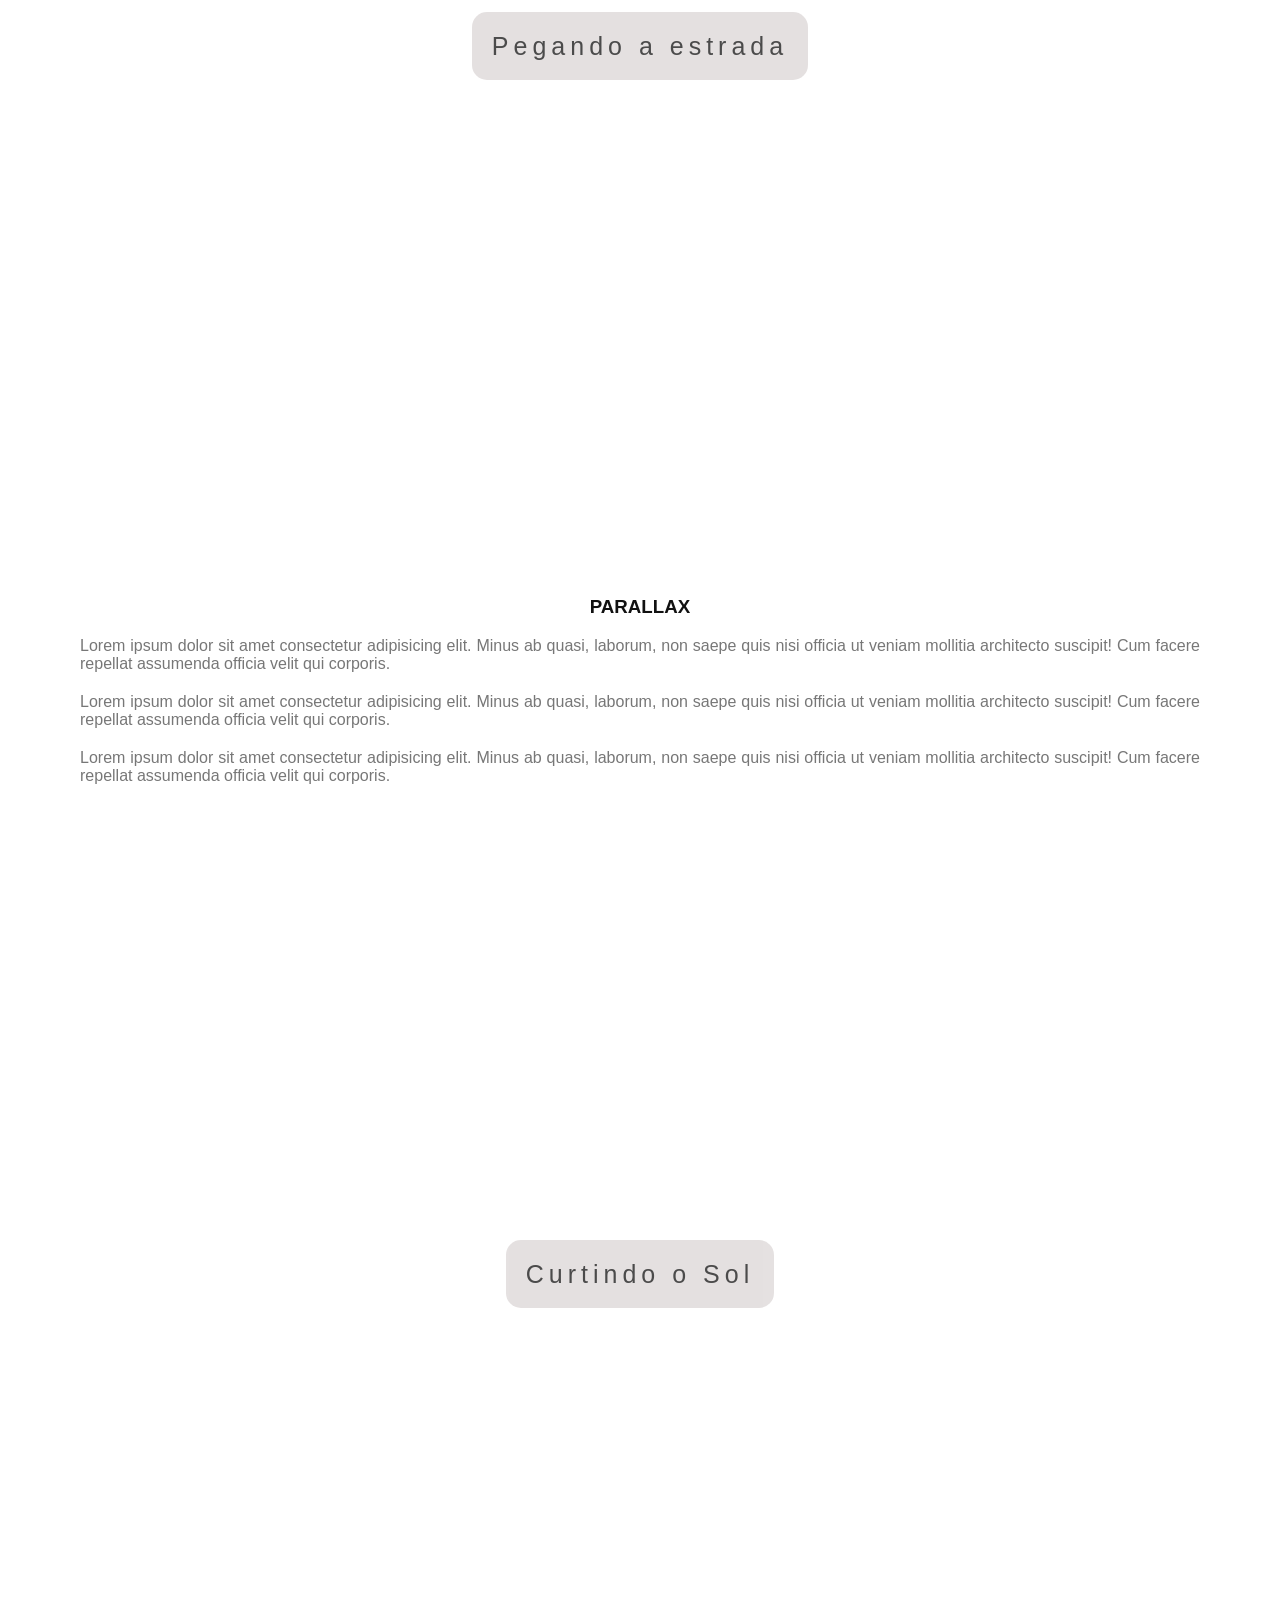
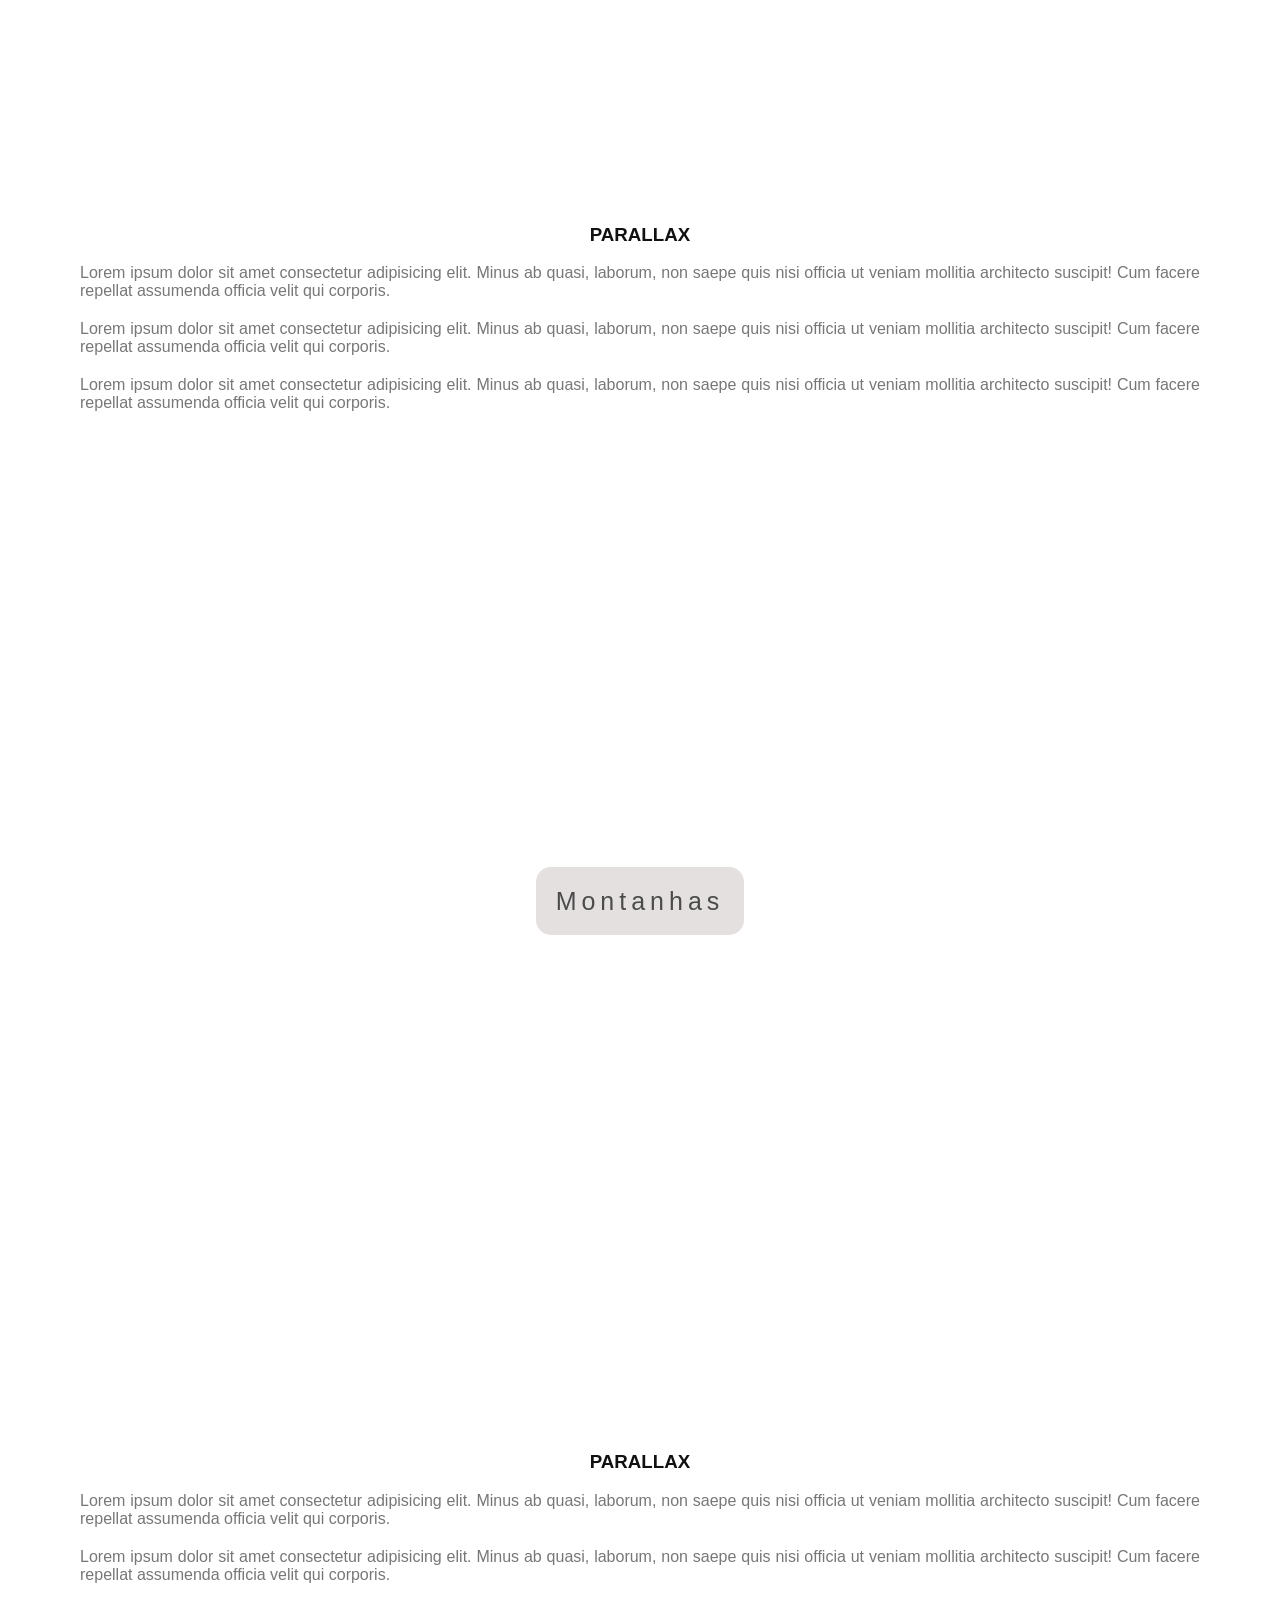
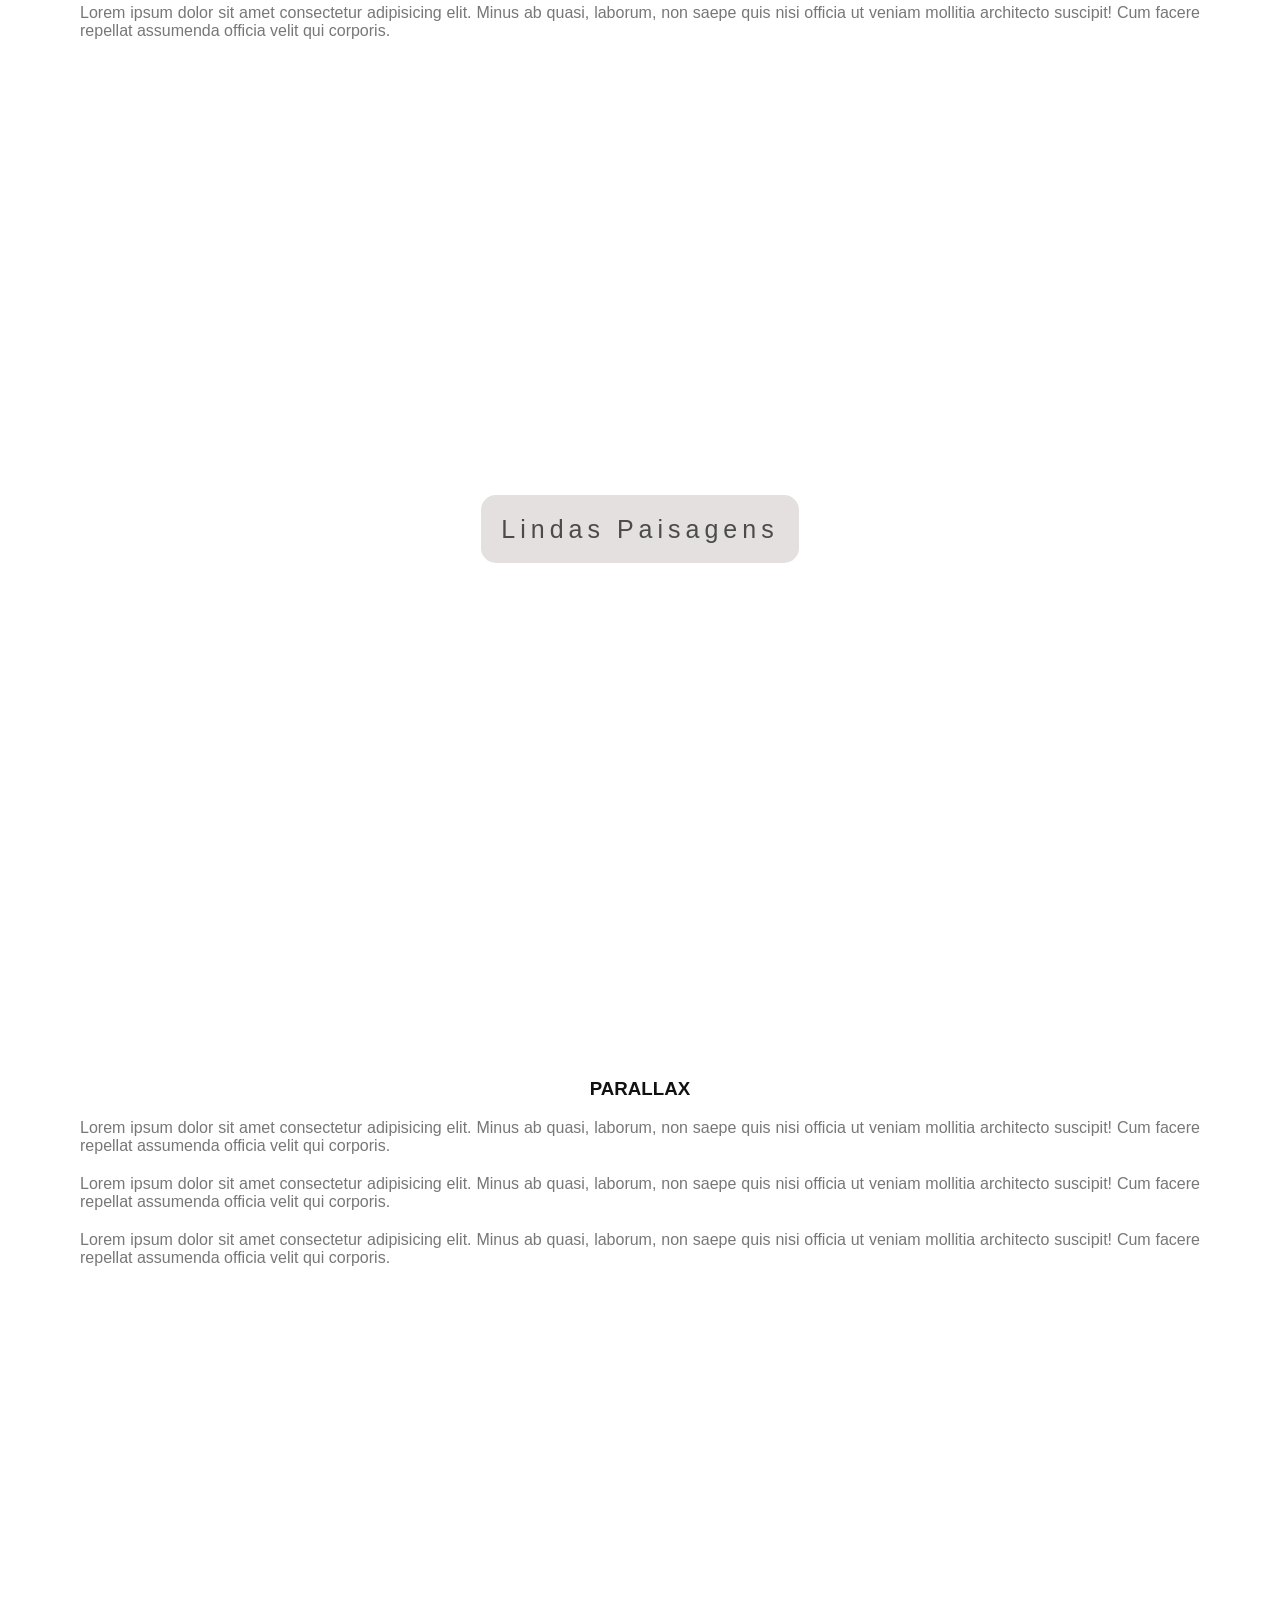
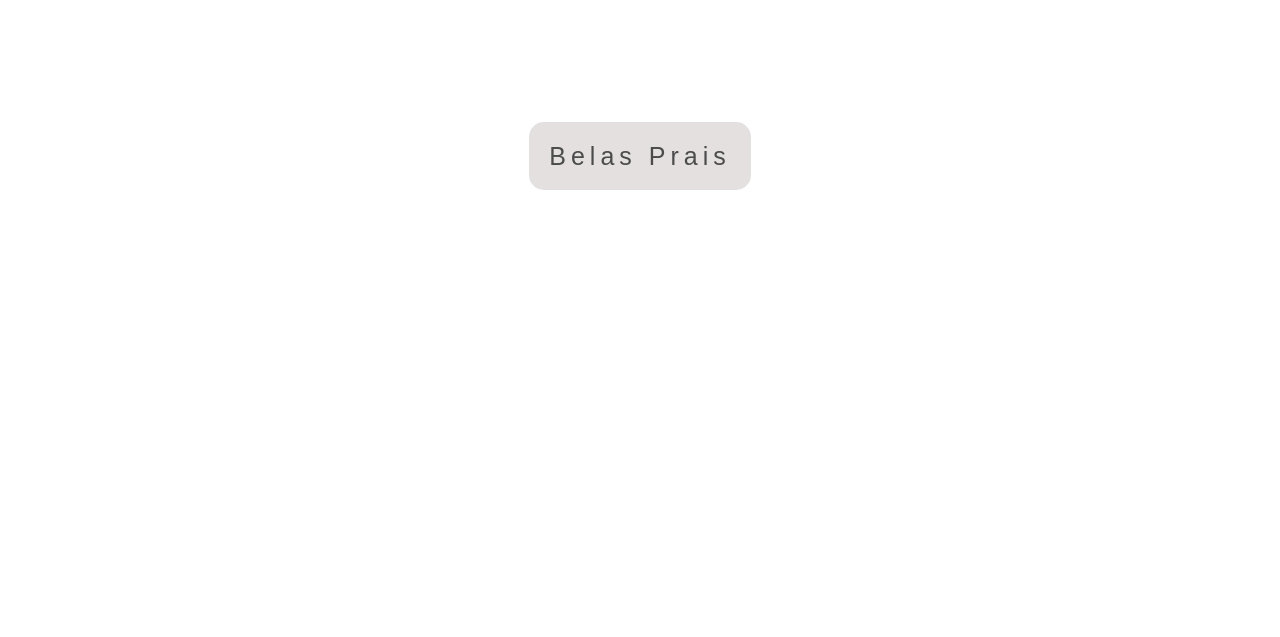
<file: parallax/index.html>
<!DOCTYPE html>
<html lang="pt-br">
<head>
    <meta charset="UTF-8">
    <meta name="viewport" content="width=device-width, initial-scale=1.0">
    <link rel="stylesheet" href="assets/css/style.css">
    <title>Parallax</title>
    
</head>
<body>
    <div class="caixa1">
        <div class="conteudo-titulo">
            <span class="titulo"> Passeio de Balões</span>
        </div> 
    </div>
    <div class="conteudo">
        <h3> Parallax </h3> 
        <P> 
            Lorem ipsum dolor sit amet consectetur adipisicing elit. Minus ab quasi, laborum, non saepe quis nisi officia ut veniam mollitia architecto suscipit! Cum facere repellat assumenda officia velit qui corporis.
        </P>
        <P> 
            Lorem ipsum dolor sit amet consectetur adipisicing elit. Minus ab quasi, laborum, non saepe quis nisi officia ut veniam mollitia architecto suscipit! Cum facere repellat assumenda officia velit qui corporis.
        </P>
        <P> 
            Lorem ipsum dolor sit amet consectetur adipisicing elit. Minus ab quasi, laborum, non saepe quis nisi officia ut veniam mollitia architecto suscipit! Cum facere repellat assumenda officia velit qui corporis.
        </P>
    </div>
    <div class="caixa2">
        <div class="conteudo-titulo">
            <span class="titulo"> Pegando a estrada</span>
        </div> 
    </div>
    <div class="conteudo">
        <h3> Parallax </h3> 
        <P> 
            Lorem ipsum dolor sit amet consectetur adipisicing elit. Minus ab quasi, laborum, non saepe quis nisi officia ut veniam mollitia architecto suscipit! Cum facere repellat assumenda officia velit qui corporis.
        </P>
        <P> 
            Lorem ipsum dolor sit amet consectetur adipisicing elit. Minus ab quasi, laborum, non saepe quis nisi officia ut veniam mollitia architecto suscipit! Cum facere repellat assumenda officia velit qui corporis.
        </P>
        <P> 
            Lorem ipsum dolor sit amet consectetur adipisicing elit. Minus ab quasi, laborum, non saepe quis nisi officia ut veniam mollitia architecto suscipit! Cum facere repellat assumenda officia velit qui corporis.
        </P>
    </div>
    <div class="caixa3">
        <div class="conteudo-titulo">
            <span class="titulo"> Curtindo o Sol </span>
        </div> 
    </div>
    <div class="conteudo">
        <h3> Parallax </h3> 
        <P> 
            Lorem ipsum dolor sit amet consectetur adipisicing elit. Minus ab quasi, laborum, non saepe quis nisi officia ut veniam mollitia architecto suscipit! Cum facere repellat assumenda officia velit qui corporis.
        </P>
        <P> 
            Lorem ipsum dolor sit amet consectetur adipisicing elit. Minus ab quasi, laborum, non saepe quis nisi officia ut veniam mollitia architecto suscipit! Cum facere repellat assumenda officia velit qui corporis.
        </P>
        <P> 
            Lorem ipsum dolor sit amet consectetur adipisicing elit. Minus ab quasi, laborum, non saepe quis nisi officia ut veniam mollitia architecto suscipit! Cum facere repellat assumenda officia velit qui corporis.
        </P>
    </div>
    <div class="caixa4">
        <div class="conteudo-titulo">
            <span class="titulo"> Montanhas </span>
        </div> 
    </div>
    <div class="conteudo">
        <h3> Parallax </h3> 
        <P> 
            Lorem ipsum dolor sit amet consectetur adipisicing elit. Minus ab quasi, laborum, non saepe quis nisi officia ut veniam mollitia architecto suscipit! Cum facere repellat assumenda officia velit qui corporis.
        </P>
        <P> 
            Lorem ipsum dolor sit amet consectetur adipisicing elit. Minus ab quasi, laborum, non saepe quis nisi officia ut veniam mollitia architecto suscipit! Cum facere repellat assumenda officia velit qui corporis.
        </P>
        <P> 
            Lorem ipsum dolor sit amet consectetur adipisicing elit. Minus ab quasi, laborum, non saepe quis nisi officia ut veniam mollitia architecto suscipit! Cum facere repellat assumenda officia velit qui corporis.
        </P>
    </div>
    <div class="caixa5">
        <div class="conteudo-titulo">
            <span class="titulo"> Lindas Paisagens </span>
        </div> 
    </div>
    <div class="conteudo">
        <h3> Parallax </h3> 
        <P> 
            Lorem ipsum dolor sit amet consectetur adipisicing elit. Minus ab quasi, laborum, non saepe quis nisi officia ut veniam mollitia architecto suscipit! Cum facere repellat assumenda officia velit qui corporis.
        </P>
        <P> 
            Lorem ipsum dolor sit amet consectetur adipisicing elit. Minus ab quasi, laborum, non saepe quis nisi officia ut veniam mollitia architecto suscipit! Cum facere repellat assumenda officia velit qui corporis.
        </P>
        <P> 
            Lorem ipsum dolor sit amet consectetur adipisicing elit. Minus ab quasi, laborum, non saepe quis nisi officia ut veniam mollitia architecto suscipit! Cum facere repellat assumenda officia velit qui corporis.
        </P>
    </div>
    <div class="caixa6">
        <div class="conteudo-titulo">
            <span class="titulo"> Belas Prais </span>
        </div> 
    </div>
</body>
</html>
</file>
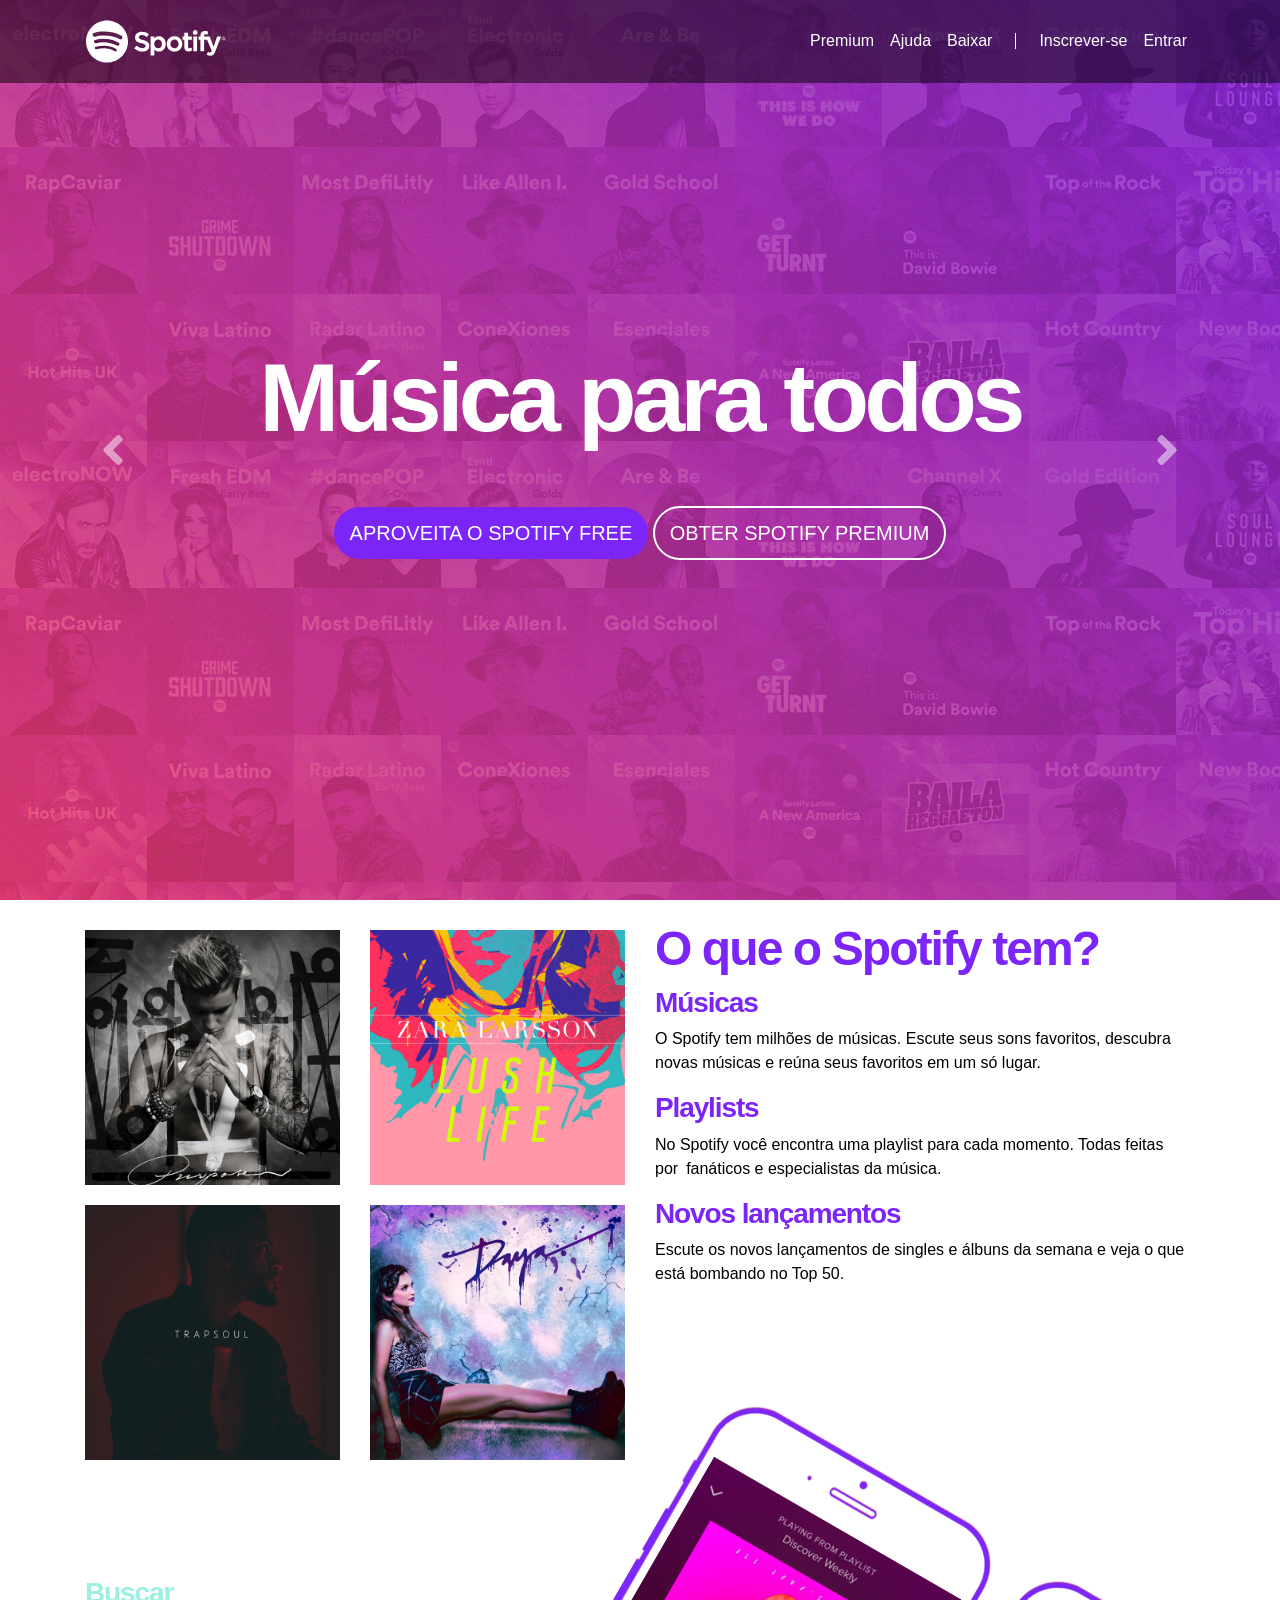
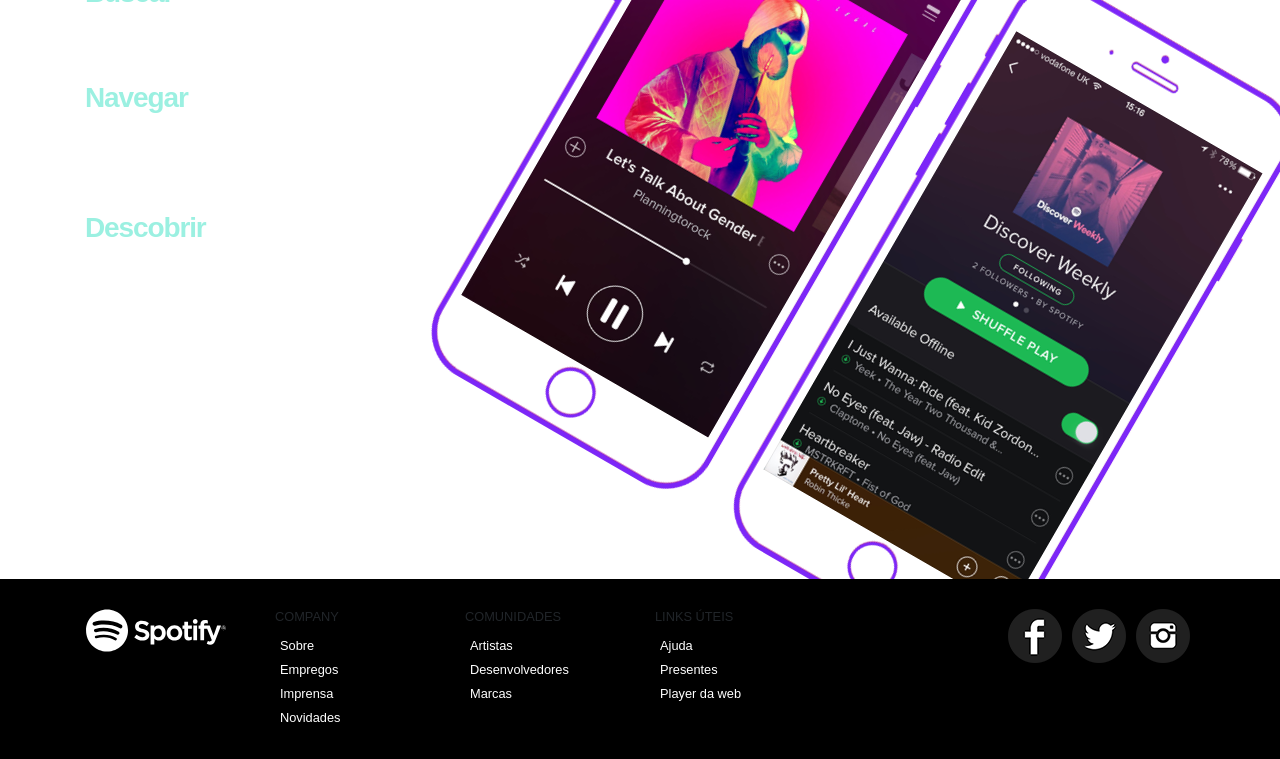
<file: spotify/index.html>
<!DOCTYPE html>
<html lang="pt-br">
  <head>
    <!-- Meta tags Obrigatórias -->
    <meta charset="utf-8">
    <meta name="viewport" content="width=device-width, initial-scale=1, shrink-to-fit=no">

    <!-- Bootstrap CSS -->
    <link rel="stylesheet" href="https://stackpath.bootstrapcdn.com/bootstrap/4.1.3/css/bootstrap.min.css" integrity="sha384-MCw98/SFnGE8fJT3GXwEOngsV7Zt27NXFoaoApmYm81iuXoPkFOJwJ8ERdknLPMO" crossorigin="anonymous">

    <!-- Font Awesome -->
    <link rel="stylesheet" href="https://use.fontawesome.com/releases/v5.3.1/css/all.css" integrity="sha384-mzrmE5qonljUremFsqc01SB46JvROS7bZs3IO2EmfFsd15uHvIt+Y8vEf7N7fWAU" crossorigin="anonymous">

    <!-- HTML5Shiv -->
    <!--[if lt IE 9]>
      <script src="https://oss.maxcdn.com/html5shiv/3.7.2/html5shiv.min.js"></script>
    <![endif]-->

    <!-- Estilo customizado -->
    <link rel="stylesheet" type="text/css" href="css/estilo.css">

    <link rel="icon" href="imagens/favicon.png">

    <title>Música para todos - Spotify</title>
  </head>
  <body>
    
    <header>
      
        <nav class="navbar navbar-expand-md navbar-light fixed-top navbar-transparencia ">

          <div class="container">
            <a href="" class="navbar-brand">
              <img src="imagens/spotify.svg" width="142">
            </a>

            <button class="navbar-toggler" data-toggle="collapse" data-target="#nav">
              <i class="fas fa-bars fa-lg text-white"></i>
            </button>

            <div id="nav" class="collapse navbar-collapse">
              <ul class="navbar-nav ml-auto">
                <li class="nav-item">
                  <a href="" class="nav-link">Premium</a>
                </li>
                <li class="nav-item">
                  <a href="" class="nav-link">Ajuda</a>
                </li>
                <li class="nav-item">
                  <a href="" class="nav-link">Baixar</a>
                </li>
                <li class="nav-item divisor"></li>
                <li class="nav-item">
                  <a href="" class="nav-link">Inscrever-se</a>
                </li>
                <li class="nav-item">
                  <a href="" class="nav-link">Entrar</a>
                </li>
              </ul>
            </div>
          </div>
        </nav>
      
    </header>

    <section id="home" class="d-flex capa">
      <div class="container align-self-center">
        <div class="row ">
          <div class="col-md-12">

            <div id="carousel-spotify" class="carousel slide" data-ride="carousel"> <!-- Carousel -->
              <div class="carousel-inner"><!-- Inner -->
                
                <div class="carousel-item active">
                  <h1>Música para todos</h1>
                  <a href="" class="btn btn-purple btn-custom btn-lg">Aproveita o Spotify Free</a>
                  <a href="" class="btn btn-white btn-custom btn-lg">Obter Spotify Premium</a>
                </div>

                <div class="carousel-item">
                  <h1>As melhores rádios</h1>
                  <a href="" class="btn btn-white btn-custom btn-lg">
                    <i class="fas fa-music"></i>
                    Ouça agora
                  </a>
                </div>

              </div> <!-- /Inner -->

              <!-- /Controles -->

              <a href="#carousel-spotify" class="carousel-control-prev" data-slide="prev">
                <i class="fas fa-angle-left fa-3x"></i>
              </a>

               <a href="#carousel-spotify" class="carousel-control-next" data-slide="next">
                <i class="fas fa-angle-right fa-3x"></i>
              </a>

            </div> <!-- /Carousel -->

            
          </div>
        </div>
      </div>
    </section>

    <section id="section1" class="box">
      <div class="container">
        <div class="row">
          <div class="col-md-6">
            <div class="row">
              <div class="col-md-6">
                <img src="imagens/img1.jpg" class="img-fluid d-none d-md-block">
                <img src="imagens/img3.jpg" class="img-fluid d-none d-md-block">
              </div>
              <div class="col-md-6"> 
                <img src="imagens/img2.jpg" class="img-fluid d-none d-md-block">
                <img src="imagens/img4.jpg" class="img-fluid d-none d-md-block">
              </div>
            </div>
          </div>

          <div class="col-md-6">
            <h2>O que o Spotify tem?</h2>
            <h3>Músicas</h3>
            <p>O Spotify tem milhões de músicas. Escute seus sons favoritos, descubra novas músicas e reúna seus favoritos em um só lugar.</p>

            <h3>Playlists</h3>
            <p>No Spotify você encontra uma playlist para cada momento. Todas feitas por fanáticos e especialistas da música.</p>

            <h3>Novos lançamentos</h3>
            <p>Escute os novos lançamentos de singles e álbuns da semana e veja o que está bombando no Top 50.</p>
          </div>
        </div>
      </div>
    </section>

    <section id="section2" class="box">
      <div class="container">
        <div class="row">
          <div class="col-md-4">
            <h2>Fácil</h2>
            <h3>Buscar</h3>
            <p>Já sabe o que quer escutar? É só procurar e apertar o play.</p>

            <h3>Navegar</h3>
            <p>Veja os novos lançamentos, o que está bombando nas paradas e as melhores playlists para o seu momento.</p>

            <h3>Descobrir</h3>
            <p>Curta músicas novas toda segunda-feira com uma playlist personalizada pra você. Ou relaxe e curta uma das rádios.</p>
          </div>
          <div class="col-md-8">
            <div class="row rotate ml-5">
              <div class="col-md-6">
                <img src="imagens/iphone1.png" class="img-fluid d-none d-md-block">
              </div>
              <div class="col-md-6">
                <img src="imagens/iphone2.png" class="img-fluid d-none d-md-block">
              </div>
            </div>
          </div>
        </div>
      </div>
    </section>

    <footer>
      <div class="container">
        <div class="row">
          <div class="col-md-2">
            <img src="imagens/spotify.svg" width="142">
          </div>
          <div class="col-md-2">
            <h4>Company</h4>
            <ul class="navbar-nav">
              <li>
                <a href="">Sobre</a>
              </li>
              <li>
                <a href="">Empregos</a>
              </li>
              <li>
                <a href="">Imprensa</a>
              </li>
              <li>
                <a href="">Novidades</a>
              </li>
            </ul>
          </div>
          <div class="col-md-2">
            <h4>Comunidades</h4>
            <ul class="navbar-nav">
              <li>
                <a href="">Artistas</a>
              </li>
              <li>
                <a href="">Desenvolvedores</a>
              </li>
              <li>
                <a href="">Marcas</a>
              </li>
            </ul>
          </div>
          <div class="col-md-2">
            <h4>Links Úteis</h4>
            <ul class="navbar-nav">
              <li>
                <a href="">Ajuda</a>
              </li>
              <li>
                <a href="">Presentes</a>
              </li>
              <li>
                <a href="">Player da web</a>
              </li>
            </ul>
          </div>
          <div class="col-md-4">
            <ul>
              <li>
                <a href="">
                  <img src="imagens/instagram.png">
                </a>
              </li>
              <li>
                <a href="">
                  <img src="imagens/twitter.png">
                </a>
              </li>
              <li>
                <a href="">
                  <img src="imagens/facebook.png">
                </a>
              </li>
            </ul>
          </div>
        </div>
      </div>
    </footer>


    <!-- JavaScript (Opcional) -->
    <!-- jQuery primeiro, depois Popper.js, depois Bootstrap JS -->
    <script src="https://code.jquery.com/jquery-3.3.1.slim.min.js" integrity="sha384-q8i/X+965DzO0rT7abK41JStQIAqVgRVzpbzo5smXKp4YfRvH+8abtTE1Pi6jizo" crossorigin="anonymous"></script>
    <script src="https://cdnjs.cloudflare.com/ajax/libs/popper.js/1.14.3/umd/popper.min.js" integrity="sha384-ZMP7rVo3mIykV+2+9J3UJ46jBk0WLaUAdn689aCwoqbBJiSnjAK/l8WvCWPIPm49" crossorigin="anonymous"></script>
    <script src="https://stackpath.bootstrapcdn.com/bootstrap/4.1.3/js/bootstrap.min.js" integrity="sha384-ChfqqxuZUCnJSK3+MXmPNIyE6ZbWh2IMqE241rYiqJxyMiZ6OW/JmZQ5stwEULTy" crossorigin="anonymous"></script>
  </body>
</html>
</file>
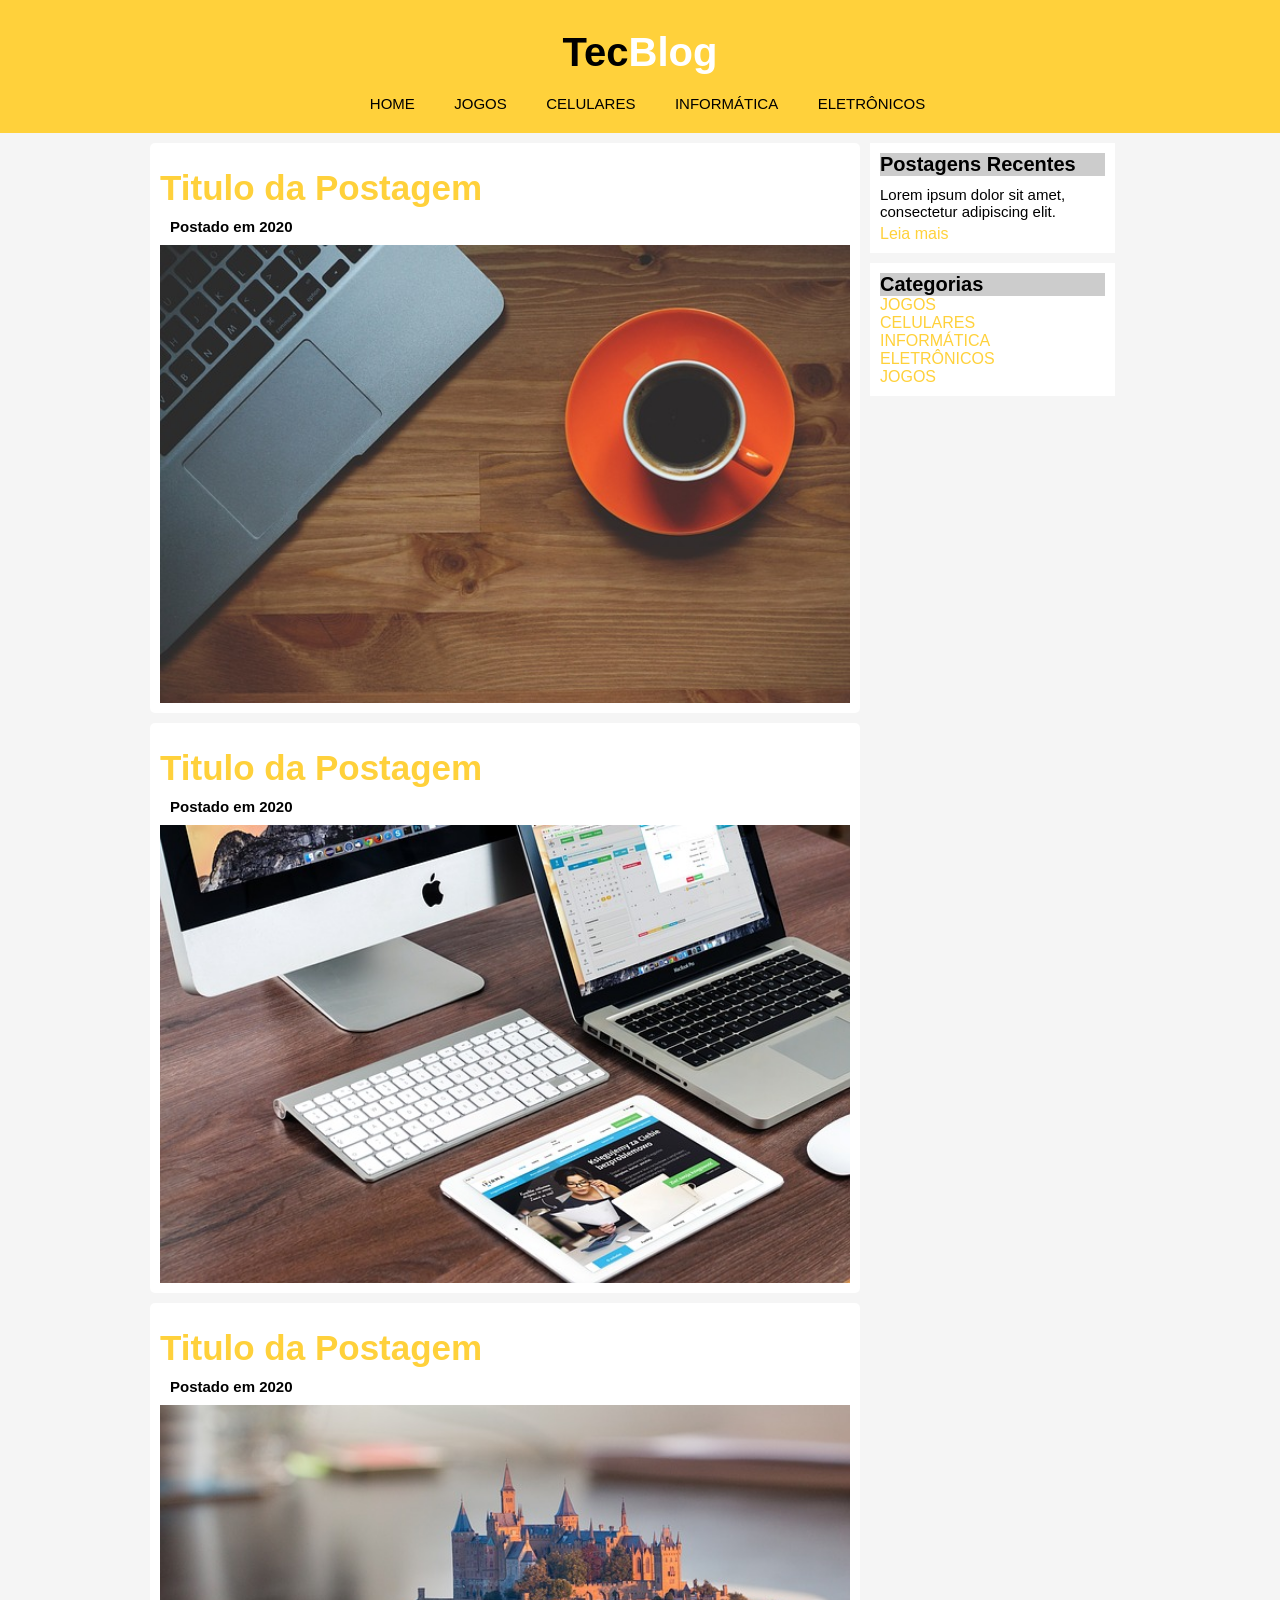
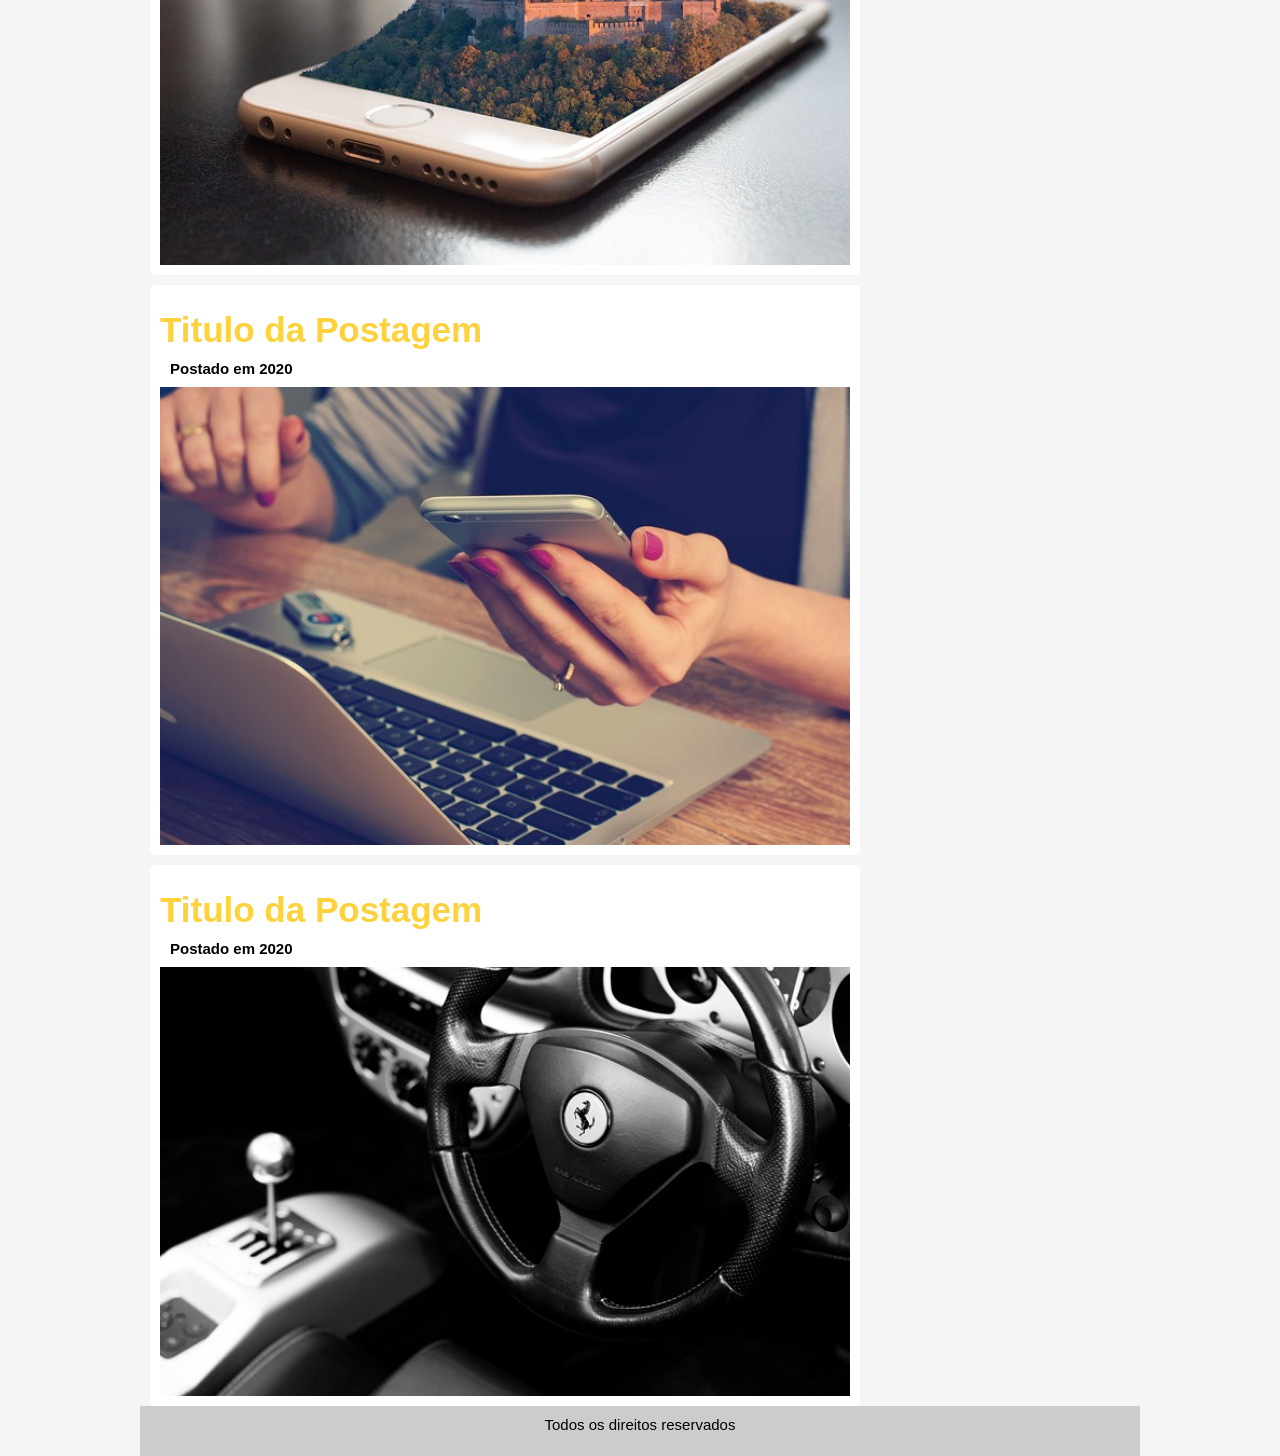
<file: tecblog/index.html>
<html lang="pt">
<head>
    <meta charset="UTF-8">
    <meta name="viewport" content="width=device-width, initial-scale=1.0">
    <link rel="stylesheet" type="text/css" href="assets/style.css">
    <title>TecBlog</title>
</head>
<body>
    
    <!-- Area do cabeçalho junto com Menu-->
    <div id="container">
        <div id="area_logo">
            <p id="tec">Tec</p><p id="blog">Blog</p>
        </div>
        <div id="area_menu">
            <a href="index.html">HOME</a>
            <a href="index.html">JOGOS</a>
            <a href="index.html">CELULARES</a>
            <a href="index.html">INFORMÁTICA</a>
            <a href="index.html">ELETRÔNICOS</a>
        </div>
    </div>

    <!-- Postagem principal-->
    <div class="postagem">
        

        <div class="feed">
            <h1> Titulo da Postagem </h1>
            <h2> Postado em 2020 </h2>
            <img src="img/imagem1.jpg" border=0 width=690 alt="">
        </div>

        <div class="feed">
            <h1> Titulo da Postagem </h1>
            <h2> Postado em 2020 </h2>
            <img src="img/imagem2.jpg" border=0 width=690 alt="">
        </div>

        <div class="feed">
            <h1> Titulo da Postagem </h1>
            <h2> Postado em 2020 </h2>
            <img src="img/imagem3.jpg" border=0 width=690 alt="">
        </div>

        <div class="feed">
            <h1> Titulo da Postagem </h1>
            <h2> Postado em 2020 </h2>
            <img src="img/imagem4.jpg" border=0 width=690 alt="">
        </div>

        <div class="feed">
            <h1> Titulo da Postagem </h1>
            <h2> Postado em 2020 </h2>
            <img src="img/imagem5.jpg" border=0 width=690 alt="">
        </div>
            <!-- Area lateral-->
         </div>
        
        <div class="area_lateral">
            <!-- postagens recentes-->
            <div class=" recentes">
                <div class="titulo_recentes">
                    <h1> 
                        Postagens Recentes
                    </h1>
                </div>
                <p>
                    Lorem ipsum dolor sit amet, consectetur adipiscing elit.
                </p>
                <a href=""> Leia mais</a>
            </div>
            
            <!-- Categorias -->
            <div class=" recentes">
                <div class="titulo_recentes">
                    <h1> 
                        Categorias
                    </h1>
                </div>
                <li><a href=""> JOGOS </a></li>
                <li><a href=""> CELULARES</a></li>
                <li><a href=""> INFORMÁTICA </a></li>
                <li><a href=""> ELETRÔNICOS</a></li>
                <li><a href=""> JOGOS </a></li>                
            </div>
        </div>
    </div>       
    <footer>Todos os direitos reservados</footer>
    

    
</body>
</html>
</file>
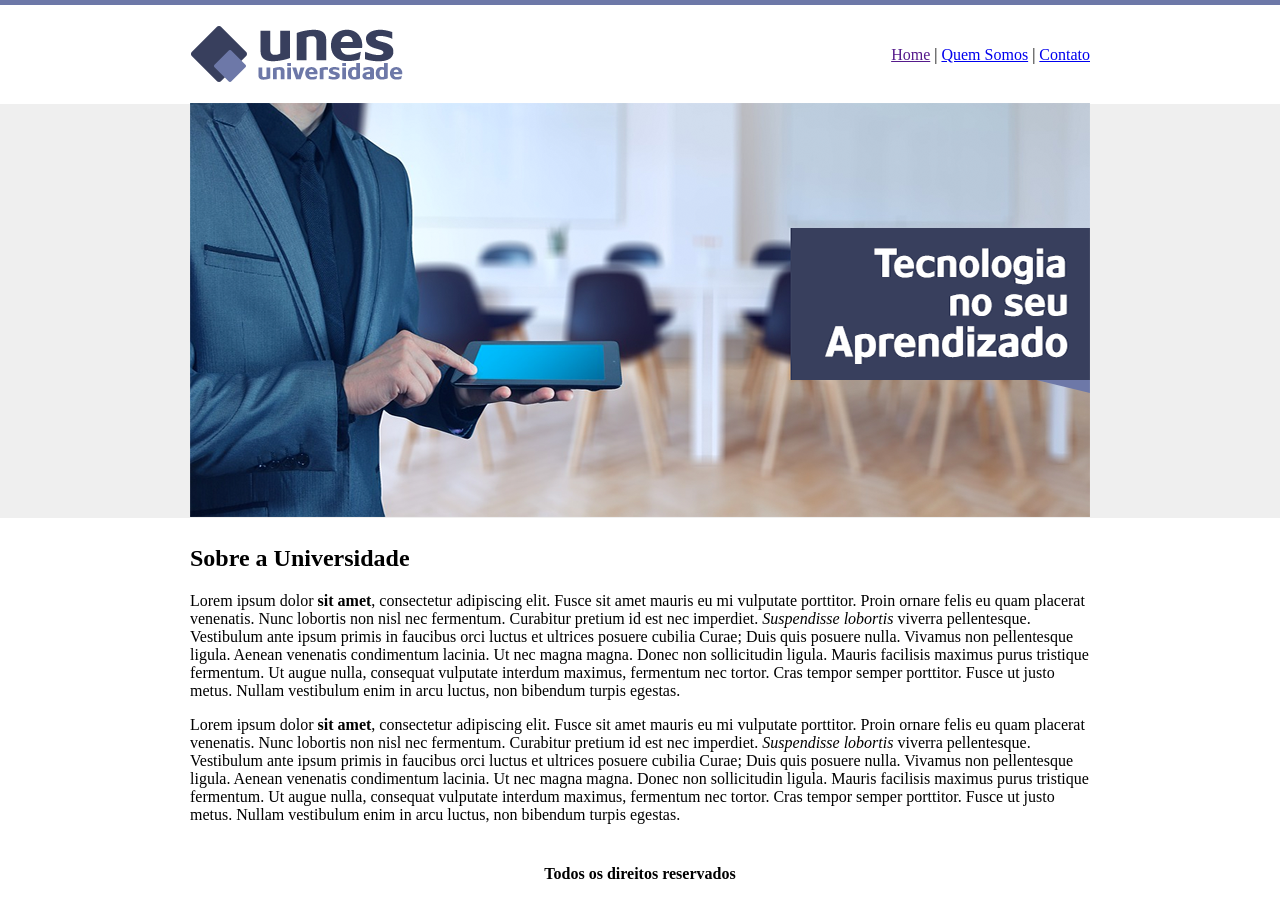
<file: unes/index.html>
<!DOCTYPE Html>
<html>
	<head>
		<title>UNES - Página Principal</title>
		<meta charset="utf-8">
	</head>

	<body background="imagens/fundo.png">
		<table border="0" width="900" align="center">
			<tr height ="90">
				<td><img src="imagens/logo.png"></td>
				<td align="right">
					<a href="">Home</a> | 
					<a href="quem-somos.html">Quem Somos</a> | 
					<a href="contato.html">Contato</a></td>
			</tr>

			<tr>
				<td colspan="2" align="center"><img src="imagens/capa.png"></a></td>
			</tr>

			<tr>
				<td colspan="2">
					<h2>Sobre a Universidade</h2>
					<p>Lorem ipsum dolor <strong>sit amet</strong>, consectetur adipiscing elit. Fusce sit amet mauris eu mi vulputate porttitor. Proin ornare felis eu quam placerat venenatis. Nunc lobortis non nisl nec fermentum. Curabitur pretium id est nec imperdiet. <em>Suspendisse lobortis</em> viverra pellentesque. Vestibulum ante ipsum primis in faucibus orci luctus et ultrices posuere cubilia Curae; Duis quis posuere nulla. Vivamus non pellentesque ligula. Aenean venenatis condimentum lacinia. Ut nec magna magna. Donec non sollicitudin ligula. Mauris facilisis maximus purus tristique fermentum. Ut augue nulla, consequat vulputate interdum maximus, fermentum nec tortor. Cras tempor semper porttitor. Fusce ut justo metus. Nullam vestibulum enim in arcu luctus, non bibendum turpis egestas.</p>

					<p>Lorem ipsum dolor <strong>sit amet</strong>, consectetur adipiscing elit. Fusce sit amet mauris eu mi vulputate porttitor. Proin ornare felis eu quam placerat venenatis. Nunc lobortis non nisl nec fermentum. Curabitur pretium id est nec imperdiet. <em>Suspendisse lobortis</em> viverra pellentesque. Vestibulum ante ipsum primis in faucibus orci luctus et ultrices posuere cubilia Curae; Duis quis posuere nulla. Vivamus non pellentesque ligula. Aenean venenatis condimentum lacinia. Ut nec magna magna. Donec non sollicitudin ligula. Mauris facilisis maximus purus tristique fermentum. Ut augue nulla, consequat vulputate interdum maximus, fermentum nec tortor. Cras tempor semper porttitor. Fusce ut justo metus. Nullam vestibulum enim in arcu luctus, non bibendum turpis egestas.</p>
				</td>
			</tr>

			<tr>
				<td colspan="2" align="center">
					<h4>Todos os direitos reservados</h4>
				</td>
			</tr>

		</table>
	</body>
</html>
</file>
<file: anabela/assets/style.css>
body {
    margin: 0;
    padding: 0;
    background-image: url([data-uri]);
    
}
.container {
    width: 100%;
    max-width: 980px;
    margin: auto;
}
#capa img {
    width: 100%;
    box-shadow: 0 0 1em black;
   
}

.menu{
    display: flex;
    width: 100%;
    height: 60px;
    background-color: rgb(194, 180, 163);
    align-items: center;
    margin-bottom: 0px;
    box-shadow: 0 0 1em black;
    
    
}
.menu a { 
    text-decoration: none;
    color: black;
    
}
.menu a li {
    font-family: Arial, Helvetica, sans-serif;
    list-style: none;
    font-size: 15px;
    font-weight: bold;
    padding-left: 20px;
    display: inline;
}
#sobre {
    margin-top: 0px;
    background-color: white;
    box-shadow: 0 0 1em black;
}
#sobre h2 {
   padding-left:20px;
    color: rgb(218, 206, 191);
    font-family: 'Courier New', Courier, monospace;
    margin: 0;
    padding-top: 10px;
    padding-bottom: 20px;
}
#sobre p {
    padding: 25px;
    color: black;
    font-family: Arial, Helvetica, sans-serif;
    line-height: 25px;
    margin: 0;

}
footer {
    background-color: rgb(194, 180, 163);
    width: 100%;
    height: 30px;
    display: flex;
    font-weight: bold;
    font-size: 15px;
    color: black;
    justify-content: center;
    box-shadow: 0 0 1em black;

}
#sobre img {
    display: flex;
    flex-direction: column;
    margin: auto;
    align-items: center;
    justify-content: center;
    border: 10px solid rgb(194, 180, 163); 
    border-radius: 5px;
}
</file>
<file: chaleHotel/css/estilo.css>
* {
	padding: 0;
	margin: 0;
}

body {
	font-family: "Trebuchet MS", Helvetica, sans-serif;
	background: #FFF url('../imagens/bg.png');
	margin: 15px;
}

a {
	text-decoration: none;
}

ul {
	list-style: none;
}

#container {
	background: #ede9cc url('../imagens/bg-container.png') top center repeat-y;
	min-width: 740px;
	max-width: 1135px;
	margin: 0 auto;
}

#topo {
	background:#dbcd87;
	height: 15.4em;
	min-height: 250px;
	position: relative;
}

#area-logo {
	background:url('../imagens/topo-imagem-principal.png') no-repeat;
	width: 100%;
	height: 250px;
	position: absolute;
	top: 0;
	left: 0;
	z-index: 1;
}

#area-logo #logo a {
	position: absolute;
	width: 151px;
	height: 66px;
	background: url('../imagens/logo.png') no-repeat;
	z-index: 3;
	top: 15px;
	left: 15px;
	text-indent: -9000px;
}

#area-lateral-topo {
	background:url('../imagens/topo-imagem-lateral.png') no-repeat;;
	width: 400px;
	height: 250px;
	position: absolute;
	top: 0;
	right:0;
	z-index: 1;
}

#conteudo-lateral-topo {
	margin:15px 15px 15px 85px;
}

#menu-topo ul#navegacao {
	float: left;
	margin-top: 15px;
}

ul#navegacao a {
	text-transform: uppercase;
	font-size: 0.8em;
	line-height: 30px;
	color: #6E672C;
	padding: 5px;

}

ul#navegacao a:hover {
	background-color: #FDF6BE;
}

img.depoimento {
	position: absolute;
	top: 70px;
	right: 5px;
}

#menu-locais {
	padding-bottom: 5px;
	padding-top: 5px;
	border-bottom: 1px solid #A29750;
	border-top: 1px solid #A29750;
}

#menu-locais .locais {
	line-height: 25px;
	font-size: 0.7em;
	float: left;
	color: #8b8448;
	
}

#menu-locais a.reserva {
	font-size: 0.8em;
	float: right;
	color: #fff5b0;
	text-transform: uppercase;
	background-color: #A29750;
	padding: 5px 10px 5px 10px;

}

#conteudo-principal {
	background: url('../imagens/bg-area-principal.png') top left repeat-x;
	padding: 15px 0;
	width: 50%;
	float: left;
}

h2 {
	padding: 5px 0;
	color:#7D7640;
}

p {
	padding: 5px 0;
}

#conteudo-lateral {
	background: url('../imagens/bg-area-lateral.png') top left repeat-x;
	padding: 20px 0;
	width: 50%;
	float: right;
}

#lista-beneficios li {
	width: 98%;
	padding: 5px;
	min-height: 100px;
	min-width:90%;
	border-bottom: 1px solid #f3efcb;
	
}

#lista-beneficios li:hover {
	background-color: #F6F3D6;
}

#lista-beneficios li img {
	float: left;
	width: 150px;
	padding-right: 10px;
}

#lista-beneficios h3 {
	font-size: 1em;
	color: #615B2D;
	padding: 5px 0;
	background: url('../imagens/ornamento.png') no-repeat top right;
}

#lista-beneficios p {
	font-size: 0.9em;
	color: #000;
}




.conteudo {
	width: 90%;
	margin: 0 auto;


}

#rodape-container {
	clear: both;	
	background: #FFF url('../imagens/bg-rodape.png') top left repeat-x;
	padding: 15px;
}

#rodape {

	color: #7D7669;
}
</file>
<file: clinica_med/assets/css/style.css>
body {
    margin: 0;
    padding: 0;
    font-family: arial;
    margin-bottom: 300px;
}
header {
    display: flex;
    justify-content: center;
    height: 120px;

}
.container {
    display: flex;
    justify-content: space-between;
    width: 990px;
    
}
.logo {
    display: flex;
    align-items: center;
}
.menu {
    display: flex;
    align-items: center;
    

}
nav ul,
nav li {
    padding:0px;
    margin:0px;
   
}
nav ul {
    display: flex;
    
}
nav a {
    display:block;
    text-decoration: none;
    list-style: none;
    padding: 15px;
    text-transform: uppercase;
    font-size:arial;
    color: #727272;
}
nav .active a,
nav a:hover {
    background-color: #39aae1;
    color: white;
}
#banner {
    display: flex;
    justify-content: center;
    background-image: url(../imagens/img1.jpg);
    background-position: center;
    background-size: cover;
    height:670px;
}
.coluna {
    flex-direction: column;
}
.banner_frase {
    flex: 1;
    display: flex;
    flex-direction: column;
    justify-content: center;
}
.banner_options {
    display: flex;
    height: 210px;
    
}
.banner1,
.banner2,
.banner3{
    flex:1;
    color: white;
    padding: 20px;
}
.banner1 {
    background-color: #39aae1;
}
.banner2 {
    background-color: #0079c7;
}
.banner3 {
    background-color: #2b4c99;
}

.banner_frase h1 {
    color: white;
    font-size: 70px;
    text-shadow: 0px 1px black;
    margin: 0px;
    padding: 0px;
    max-width: 300px;
}
.banner_frase h2 {
    color: white;
    font-size: 21px;
    text-shadow: 0px 1px black;
    margin: 0px;
    padding: 0px;
    max-width: 300px;
    margin-top: 30px;
}
.banner_titulo {
    font-size: 21px;
}
.banner_descriçao {
    font-size: 12px;
    margin-top: 20px;
    margin-bottom: 20px;
}
.banner_options a {
    display: inline-block;
    border: 1px solid white;
    padding: 5px;
    font-size: 13px;
    color: white;
    text-decoration: none;
}
.banner_agendamentos {
    display: flex;
    flex: 1;
    justify-content: space-between;
    border-bottom: 1px solid white;
    
}
.dias,
.horarios {
    margin: 0px;
    padding: 0px;
    margin-top: 10px;
    justify-content: center;
    align-items: center;
    
    
}
#geral {
    display: flex;
    justify-content: center                                                                                                             ;
}
#geral section {
    flex:2;
    
}
#geral aside {
    flex: 1;
    
}
.widget_titulo {
    margin-top: 30px;
    margin-bottom: 20px;
}
.widget_titulo_text {
    color: black;
    font-size: 20px;
    font-weight: bold;
}
.widget_titulo_bar {
    background-color: cornflowerblue;
    width: 50px;
    height: 2px;
    margin-top: 10px;
}
.direita {
    display: flex;
    flex-wrap:wrap;
    
    
}
.box {
    background-color: cornflowerblue;
    width: 120px;
    height: 120px;
    margin: 5px;
}

.flex {
    display: flex;
    flex-wrap: wrap;

}
article {
    flex: 1;
    min-width: 300px;
    margin-right: 10px;

}
article a {
    text-decoration: none;
}
article .data_noticias {
    display: flex;
}
article .data_da_postagem {
    color: white;
    background-color: blue;
    font-size: 12px;
    padding: 10px;
    margin-right: 2px;
}
article .noticias_comentarios {
    color: white;
    background-color: rgb(96, 160, 202);
    font-size: 12px;
    padding: 10px
}
article .imagem_noticias img {
    width: 100%;
    height: auto;
    margin-top: 30px;
    
}
article .titulo_noticias {
    margin-top: 20px;
    margin-bottom: 20px;
    color: black;
    font-size: 20px;
}
article .resume_resume {
    color: rgb(107, 105, 105);
    font-size: 14px;
    line-height: 20px;
    margin-bottom: 20px;
}
footer {
    background-color: black;
}
</file>
<file: loja_roupas/estilo.css>
* {
	font-family:Arial;
}
body {
	margin:0;
	padding:0;
}

.topo {
	height:50px;
	background-color:#353535;
}
.topointerior {
	width:1000px;
	margin:auto;
	color:#FFFFFF;
}
.logomarca {
	float:left;
	font-size:24px;
	line-height: 50px;
}
.menu {
	float:right;
}
.menu ul,
.menu li {
	margin:0;
	padding:0;
	list-style:none;
}
.menu li {
	float:left;
	padding-left:10px;
	padding-right:10px;
	line-height: 50px;
	font-size:14px;
	cursor:pointer;
}
.menu li:hover {
	background-color:#3480c1;
}

.banner {
	height:300px;
	background-color:#347aba;
}
.bannerinterior {
	width:1000px;
	margin:auto;
}
.banneresquerda {
	float:left;
}
.bannerdireita {
	float:right;
}
.bannerdireita img {
	margin-right:55px;
}
.frase1 {
	font-size:48px;
	color:#FFFFFF;
	margin-top:60px;
}
.frase2 {
	font-size:20px;
	color:#FFFFFF;
}
.botao {
	background-color:#ffc001;
	width:282px;
	height:56px;
	font-size:20px;
	text-align:center;
	line-height:56px;
	margin-top:20px;
	cursor:pointer;
	border-radius:5px;
}
.conteudointerno {
	width:1000px;
	margin:auto;
}
.outrosprodutos {
	height:90px;
	font-size:20px;
	text-align:center;
	line-height:90px;
}
.fotos img {
	margin-left:10px;
	margin-right:10px;
}
.rodape {
	background-color:#347aba;
	height:50px;
	text-align:center;
	line-height:50px;
	color:#FFFFFF;
	margin-top:40px;
}
</file>
<file: museunacional/css/estilo.css>
/***CONFIGURAÇÕES PADRÃO ***/

body {
	background:#f4f2ec url('../img/fundo.png') repeat-x;
	font: 12px "Lucida Grande","Lucida Sans Unicode",sans-serif;
}

a:link, a:visited, a:active {
	color: #A26710;
	text-decoration: none;
}

a:hover {
	color: #247116;
}

h3 {
	text-transform: uppercase;
	color: #227115;
	padding-bottom: 10px;
	margin-top: 10px;
	
}


h4 {
	text-transform: uppercase;
	color: #86521A;
	padding-bottom: 10px;
	margin: 0;
}

header {
	padding: 15px 0;
	height: 50px;
}

#container {
	width: 1080px;
	margin: 0 auto;
	
}


/*** LOGO ***/
#logo h1 {
	float: left;
}

#logo  a {
	width: 248px;
	height: 21px;
	background: url('../img/logo.png');
	display: block;
	text-indent: -9999px;
	
}

/*** NAVEGAÇÃO **/
nav ul {
	float: right;
	list-style-type: none;
}


nav ul li {
	float: left;
	padding-right: 25px;
}

nav li a {
	text-transform: uppercase;
	padding-bottom: 5px;
}

nav li a:hover {
	border-bottom: 1px solid #535858;
}

/*** CONTEUDO PRINCIPAL ***/
#principal {
	width: 710px;
	float: left;
	margin-bottom: 20px;
}

/*** CONTEUDO LATERAL ***/

aside {
	width: 350px;
	float: right;
	background-color: #EBE7DD;
	padding-bottom: 30px;
	margin-bottom: 20px;
}

/*** FORMULÁRIO ***/

section#reserva {
	background-color: #CDC8B1;
	padding: 20px;
	margin-top: 10px;
}

section#reserva input {
	padding: 5px;
}

section#reserva fieldset {
	border:none;
}

.caixa-texto {
	border: 1px solid #9B9271;
	width: 80px;
}

.botao {
	width: 100%;
	height: 40px;
	color: #FFF;
	background-color: #9B9271;
	border:none;
	padding: 20px;
	cursor: pointer;
}

/*** GALERIA ***/

section#galeria {
	padding: 20px;
	margin-top: 10px;
	margin-bottom: 10px;
}

section#galeria img {
	margin: 20px 15px 20px 17px; 
}

section#galeria a{
	background: url(../img/fundo-foto.png) no-repeat;
	width: 126px;
	height: 133px;
	display: block;
	float: left;
	margin-left: 20px;
}

/*** CONTEUDO PRINCIPAL ***/
.padrao-conteudo {
	float: left;
	width: 310px;
}

article#video, article#exposicoes {
	margin-left: 25px;
}

article#mapa, article#historia {
	margin-left: 37px;
}

/*** RODAPÉ ***/
footer {
	clear: both;
	text-align: center;
	background: url('../img/fundo-rodape.png') no-repeat center top;
	padding-bottom: 20px;
}

footer ul {
	padding-top: 20px;
	list-style-type: none;
}


footer ul li {
	display: inline;
	padding-right: 15px;
}
</file>
<file: noticiascidade/style.css>
* {
	margin: 0;
	padding: 0;
}

body {
	font-family: "Lucida Sans Unicode", "Lucida Grande", sans-serif;
	background: #FFF url('imagens/fundo.png') repeat-x;
}

ul {
	list-style: none;
}

a {
	color: #B10333;
}

a:hover {
	color: #DE003E;
}

#container {
	margin: 0 auto;
	width: 720px;
	position: relative;
	background:url('imagens/detalhe-topo.png') no-repeat right top;
}

/******TOPO********/
#topo {
	height: 200px;
}

/******TOPO LOGO********/
#topo h1 {
	background:url('imagens/logo.png') no-repeat left top;
	margin-top: 20px;
	width: 152px;
	height: 66px;
	text-indent: -3000px;
}

/******TOPO NAVEGAÇÃO********/

#topo #navegacao a {
	text-decoration: none;
	color: #FFF;
	font-size: 0.9em;
	margin-top: 35px;
	padding: 5px 17px;
	line-height: 30px;
	display: block;
	float: left;
	background: #B10333 url('imagens/divisor.png') no-repeat left center;
	
}

#topo #navegacao a:hover {
	color: #69001D;
}

#topo #navegacao ul a.primeiro {
	background-image: none;
}

.home #topo #navegacao #home a, .brasil #topo #navegacao #brasil a, .fotos #topo #navegacao #fotos a{
	background-color: #DE003E;
	color: #fff;
	cursor: auto;
}

/******CONTEÚDO********/
#conteudo {
	margin-top: 10px;
}

/******CONTEÚDO PRIMÁRIO********/

#primario {
	width: 260px;
	margin: 0 0 10px 190px;
	float: left;
}

#duas-colunas #primario {
	width: 530px;
}

#uma-coluna #primario {
	width: 720px;
	margin: 0 0 10px 0;
}

/******CONTEÚDO SECUNDÁRIO********/

#secundario {
	margin: 0  0 10px 10px;
	width: 260px;
	float: left;
}

/******CONTEÚDO LATERAL********/

#lateral {
	margin: 0 0 10px -720px;
	width: 180px;
	float: left;
}

#lateral ul a {
	display: block;
	padding: 0 5px;
	line-height: 40px;
	text-decoration: none;
	color: #000;
	font-size: 0.9em;
	border-bottom: 1px solid #D3D3D3;
}

#lateral ul a:hover {
	color: #9D9D9D;
	background: #F9F9F9 url('imagens/marcador.png') no-repeat left center;
	padding-left: 20px;
}

#lateral input {
	width: 130px;
	padding: 5px;
	margin-bottom: 5px;
}

#lateral .botao {
	width: 80px;
	background-color: #B10333;
	color: #FFF;
	border: 2px solid #870529;
}
/******CONTEÚDO CAIXA********/

.caixa {
	padding: 5px;
	margin-top: 10px;
	background: #FFF url('imagens/fundo-caixa.png');
}

.conteudo-caixa {
	background-color: #FFF;
	margin-top: 5px;
	padding: 5px;
}

.caixa h2 {
	font-size: 1em;
	padding: 0 5px;
	color: #FFF;
	background-color: #294C71;
}

/******CONTEÚDO DESTAQUES********/

img {
	border: 2px solid #D3D3D3;
}

h3 {
	font-size: 0.9em;
	padding: 0 2px;
	
	display: inline;
	text-transform: uppercase;
}

.destaque h3 {
	color: #FFF;
	background-color: #B10333;
}

.entrevista h3 {
	color: #000;
	background-color: #DE003E;
	font-weight: normal;
}

/******SUBNOTICIAS********/
#subnoticias li {
	border-bottom: 2px solid #D3D3D3;
	height: 75px;
}

#subnoticias li a h3{
	font-size: 0.7em;
	padding: 0;
	color: #4c80b5;
}

#subnoticias li a p{
	font-size: 0.7em;
}

#subnoticias li a img{
	float: left;
	border: none;
	margin: 5px;
}

#subnoticias li a {
	text-decoration: none;
	color: #000;
}

#subnoticias li:hover {
	background-color: #ededed;
}

/******RODAPE********/
#rodape-container {
	clear: both;
	background-color: #294C71;
	height: 90px;
}

#rodape {
	width: 720px;
	margin: 0 auto;
	color: #FFF;
	padding-top: 35px;
	clear: both;
}

.nova-legislacao p{
 padding: 10px;
}
</file>
<file: parallax/assets/css/style.css>
/* configuração padrão para usar o parallax*/
        body,html {
            margin: 0;
            font: 16px "lato",sans-serif;
            color: #777;
            height: 100%; /* esse é um ponto chave tem que ocupar 100% da tela*/
          
        }
        .conteudo {
            color: #777;
            background-color: white;
            text-align: justify;
            padding: 50px 80px;
        } 
        h3 {
            text-transform: uppercase;
            color: #111;
            text-align: center;
        }
        /* efeito parallax*/
        .caixa1,
        .caixa2,
        .caixa3,
        .caixa4,
        .caixa5,
        .caixa6{
            position: relative;
            height: 100%; 
            opacity: 0.7; 
           background-repeat: no-repeat;
           background-size: cover; 
           background-position: center; 
           background-attachment: fixed; /* é a chave mestra do parallax - fxação do backgroud*/      

        }
        .caixa1 {
            background-image:url(../img/imagem1.jpg);
            
        }
        .caixa2 {
            background-image:url(../img/imagem2.jpg) ;
            
        }
        .caixa3{
            background-image:url(../img/imagem3.jpg) ;
            
        }
        .caixa4 {
            background-image:url(../img/imagem4.jpg) ;
           
        }
        .caixa5 {
            background-image:url(../img/imagem5.jpg) ;
           
        }
        .caixa6 {
            background-image:url(../img/imagem6.jpg) ;
           
        }
        p{
            margin-bottom: 20px;
        }
        .conteudo-titulo {
            position: absolute;
            left: 0%;
            top: 45%;
            width: 100%;
            text-align: center;
            
        }
        .conteudo-titulo span.titulo {
            color: rgb(0, 0, 0);
            background-color: rgb(218, 212, 212);
            padding: 20px;
            font-size: 25px;
            letter-spacing: 5px;
            border-radius: 15px;
            
        }
</file>
<file: spotify/css/estilo.css>
/*
* 
* @author Jamilton Damasceno
*/

/**SECTION 1***/
#section1 {
	background: white;
}

#section1 img {
	padding: 10px 0;

}

/**LAYOUT***/
body,html,#home {
	height: 100%;
}

body {
	background: url('../imagens/capa.png'),
				url('../imagens/ruido.png'),
				linear-gradient(50deg,#ff4169,#7c26f8);
	background-attachment: fixed;
	font-family: Helvetica,arial,sans-serif;
	overflow-x: hidden;
}

.box {
	
	padding: 20px 0;
}

/**CAPA***/
.capa {
	text-align: center;
}

/**DIVISOR***/
.divisor {
	width: 1px;
	background: white;
	margin: 12px 15px;

}

/**TIPOGRAFIA***/
h1 {
	font-weight: 900;	
	letter-spacing: -0.05em;
	margin-bottom: 50px;
	color: white;
}

#section1 p {
	color: #000;
}

#section1 h2,h3 {
	color: #7C25F8;
}

#section2 h2,p {
	color: white;
}

#section2 h3 {
	color: #9BF0E1;
}

h2 {
	font-size: 3em;
}

h2,h3 {
	font-weight: 700;	
	letter-spacing: -0.04em;
}

/** ROTACIONAR **/
.rotate {
	transform: rotate(30deg);
}

.carousel-control-next, .carousel-control-prev {
	width: 5%;
}


/**NAVBAR CONFIG***/
nav.navbar-transparencia {
	padding: 15px 0;
	background: rgba(0,0,0,0.5);
}

.navbar-light .navbar-nav .nav-link {
    color: white;
}

.navbar-light .navbar-nav .nav-link:hover {
    color: #9bf0e1;
}

.navbar-light .navbar-toggler {
    color: rgba(255,255,255,.5);
    border-color: rgba(255,255,255,0.5);
}

/**FOOTER***/
footer {
	background: #000;
	position: relative;
	padding: 30px 0px;
}

footer .navbar-nav a {
	color: white;
	font-size: 0.8em;
}

footer .navbar-nav a:hover {
	color: #9BF0E1;
	text-decoration: none;
}

footer h4 {
	font-size: 0.8em;
	text-transform: uppercase;
}

footer ul {
	list-style: none;
}

footer ul li{
	float: right;
	margin: 0 5px;
}
/**BOTÕES***/
.btn-custom {
	color: white;
	border-radius: 500px;
	-webkit-border-radius: 500px;
	-moz-border-radius: 500px;
	text-transform: uppercase;
	padding: 10px 15px;
	transition: background 0.4s, color 0.4s;
}

.btn-white {
	border: 2px solid white;
}

.btn-white:hover {
	background: white;
	color: #000;
}

.btn-purple {
	background: #7c25f8;
}

.btn-purple:hover {
	background: #6207e3;
	color: white;
}

/* Extra small devices (portrait phones, less than 576px)*/
@media (max-width: 575.98px) { 
	.btn-custom {
		margin: 10px 15px;
	}
}

/* Small devices (landscape phones, 576px and up)*/
@media (min-width: 576px) and (max-width: 767.98px) { 
	h1 {
		font-size: 3em;
	}

	.btn-custom {
		margin: 10px 15px;
	}

	
}

/* Medium devices (tablets, 768px and up)*/
@media (min-width: 768px) and (max-width: 991.98px) { 
	h1 {
		font-size: 4em;
	}
}

/* Large devices (desktops, 992px and up)*/
@media (min-width: 992px) and (max-width: 1199.98px) { 
	h1 {
		font-size: 5em;
	}
}

/* Extra large devices (large desktops, 1200px and up)*/
@media (min-width: 1200px) { 
	h1 {
		font-size: 6em;
	}
}
</file>
<file: tecblog/assets/style.css>
*{
    margin: 0;
    padding: 0;
}
body{
    font-size: 1em;
    font-family: 'Trebuchet MS', 'Lucida Sans Unicode', 'Lucida Grande', 'Lucida Sans', Arial, sans-serif;
    background-color:whitesmoke ;
}
/*______________________________________________________________________
    CABEÇALHO 
______________________________________________________________________*/
#container {
    width: 100%;
    margin: auto;
    background-color: #FFD13B
}
#area_logo {
    text-align: center;
    padding-top: 30px;
    padding-bottom: 0px;
    
    }
    #tec,
    #blog {
    display: inline;  
    }
    #tec {
        color: black;
        font-size: 40px;
        font-weight: bold;
       
       
    }
    #blog {
        color: white;
        font-size: 40px;
        border-radius: 2px;
        font-weight: bold;
        
    }

#area_menu {
    text-align: center;
    padding: 20px;
}
    #area_menu a{
        text-decoration: none;
        margin-left: 15px;
        padding: 16px 10px;
        color: black;
        font-size: 15px;
        
    }
    #area_menu a:active {
    color: white;
    }
    #area_menu a:hover {
        cursor: pointer;
        color: #FFD13B;
        padding: 16px 10px;
        background-color: white ;
              
    }   
/*______________________________________________________________________
   POSTAGEM
______________________________________________________________________*/
.postagem {
    width: 100%;
    max-width: 980px;
    margin: auto;       
    
}
    .feed { 
    background-color: white;
    border-radius: 5px;
    margin: auto;
    padding: 25px 10px;
    padding-bottom: 10px;
    margin-top: 10px;
    float: left;
    }
    .feed h1 {
        color: #FFD13B;
        font-size: 35px;

    }
    .feed h2 {
        font-size: 15px;
        padding: 10px; 
    }
/*______________________________________________________________________
   poste recentes
______________________________________________________________________*/   
.area_lateral{
    width: 245px;
    flex-direction: column;
    display: flex;
    padding-left: 10px;
    
}
.recentes {
    background-color: white;
    margin-top: 10px;
    padding: 10px;
}
.titulo_recentes {
    background-color: #ccc;
   
}
.titulo_recentes h1 {
    color: black;
    font-size: 20px;
}
.recentes p {
    font-size: 15px;
    padding-top: 10px;
    padding-bottom: 5px;

}
.recentes a {
    color: #FFD13B;
    text-decoration: none;
}
.recentes li {
    list-style: none;
}
footer {
    max-width: 980px;
    width: 100%;
    height: 30px;
    color: black;
    font-size: 15px;
    padding: 10px;
    clear: both;
    background-color: #ccc;
    margin: auto;
    text-align: center;
}
</file>
